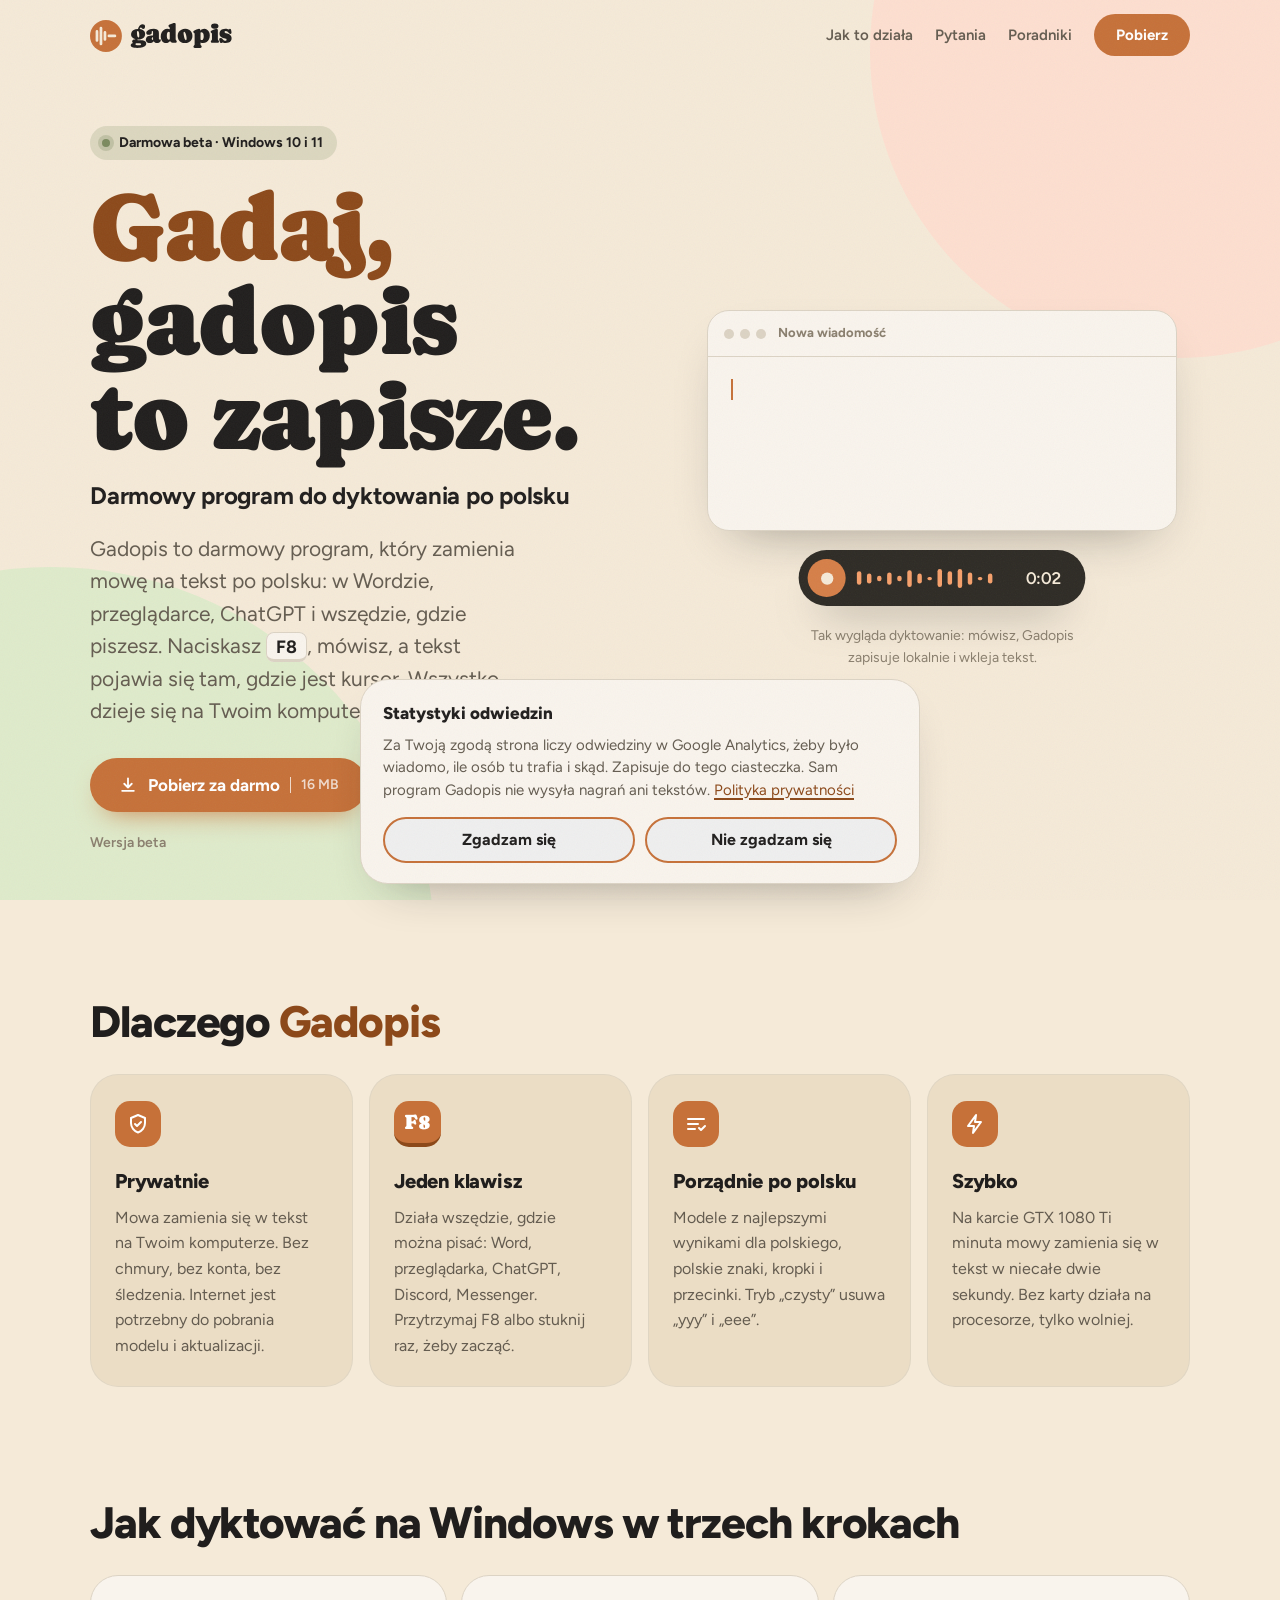
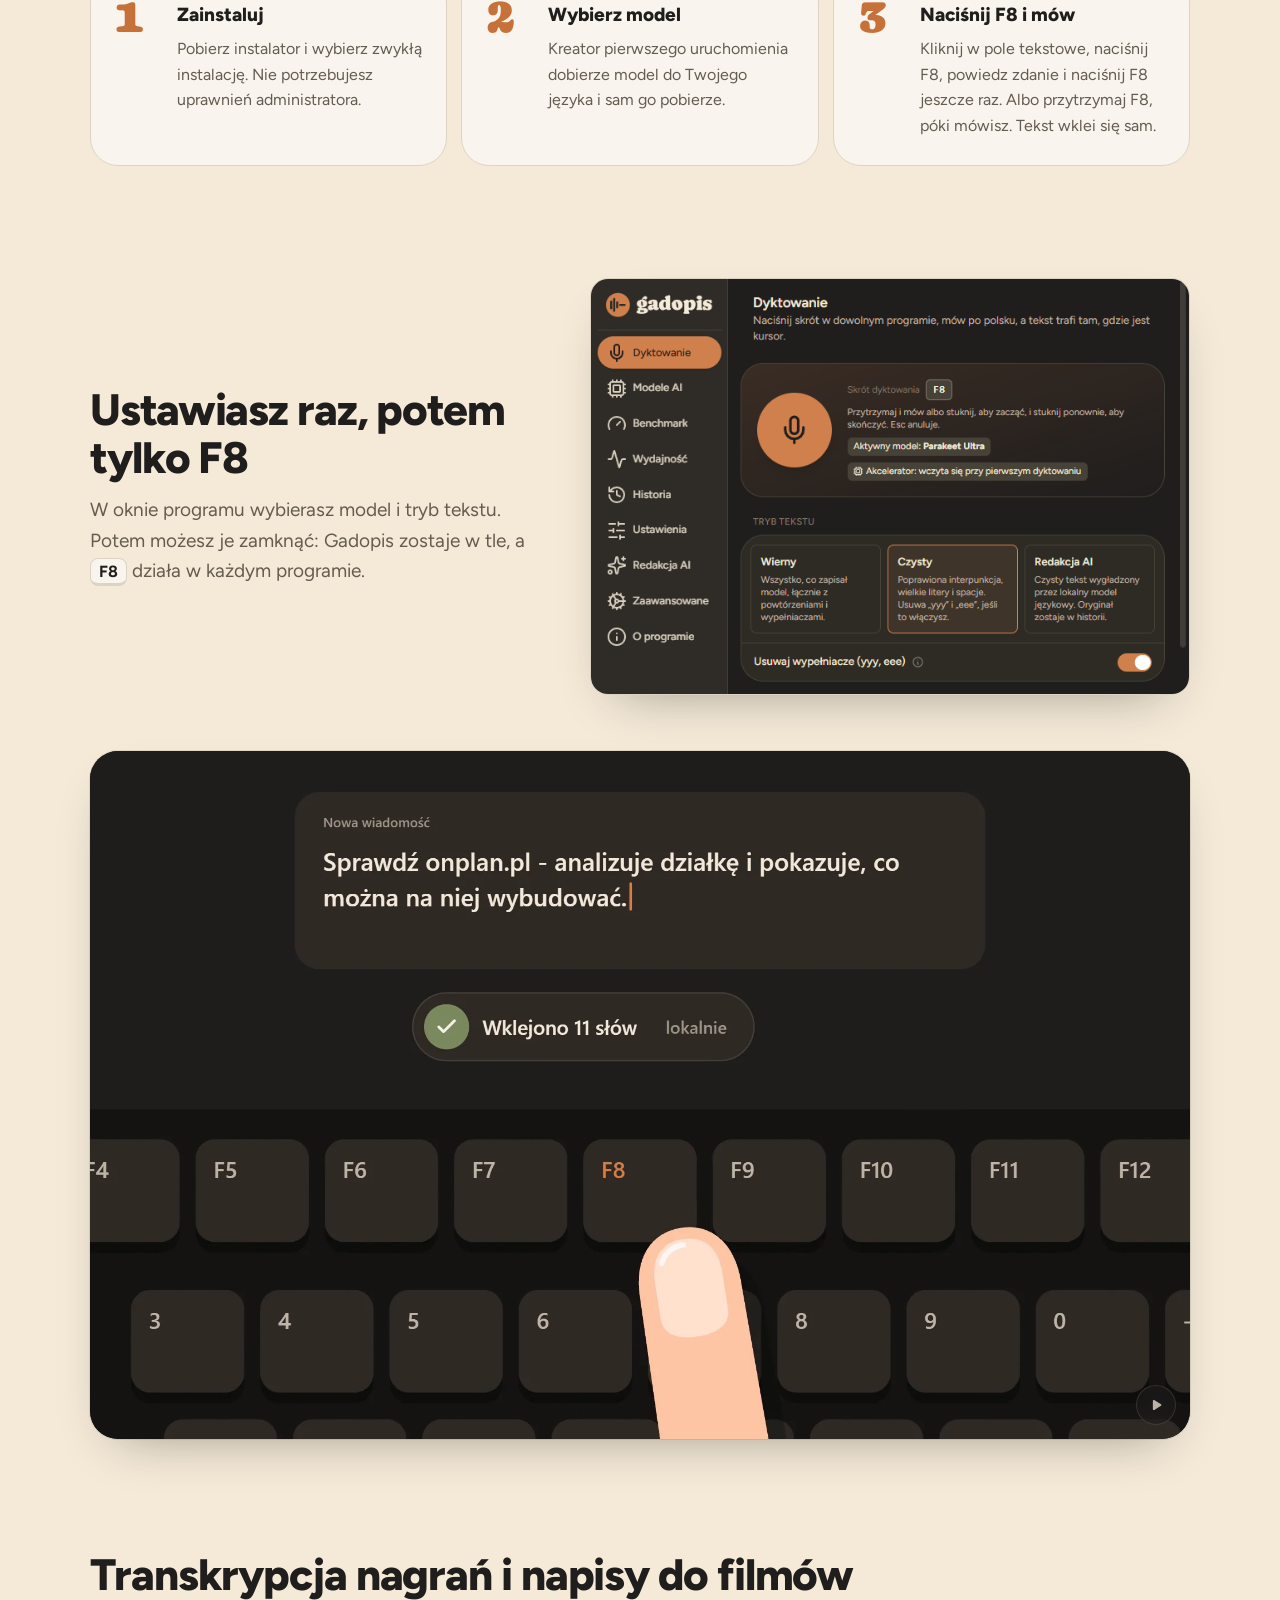
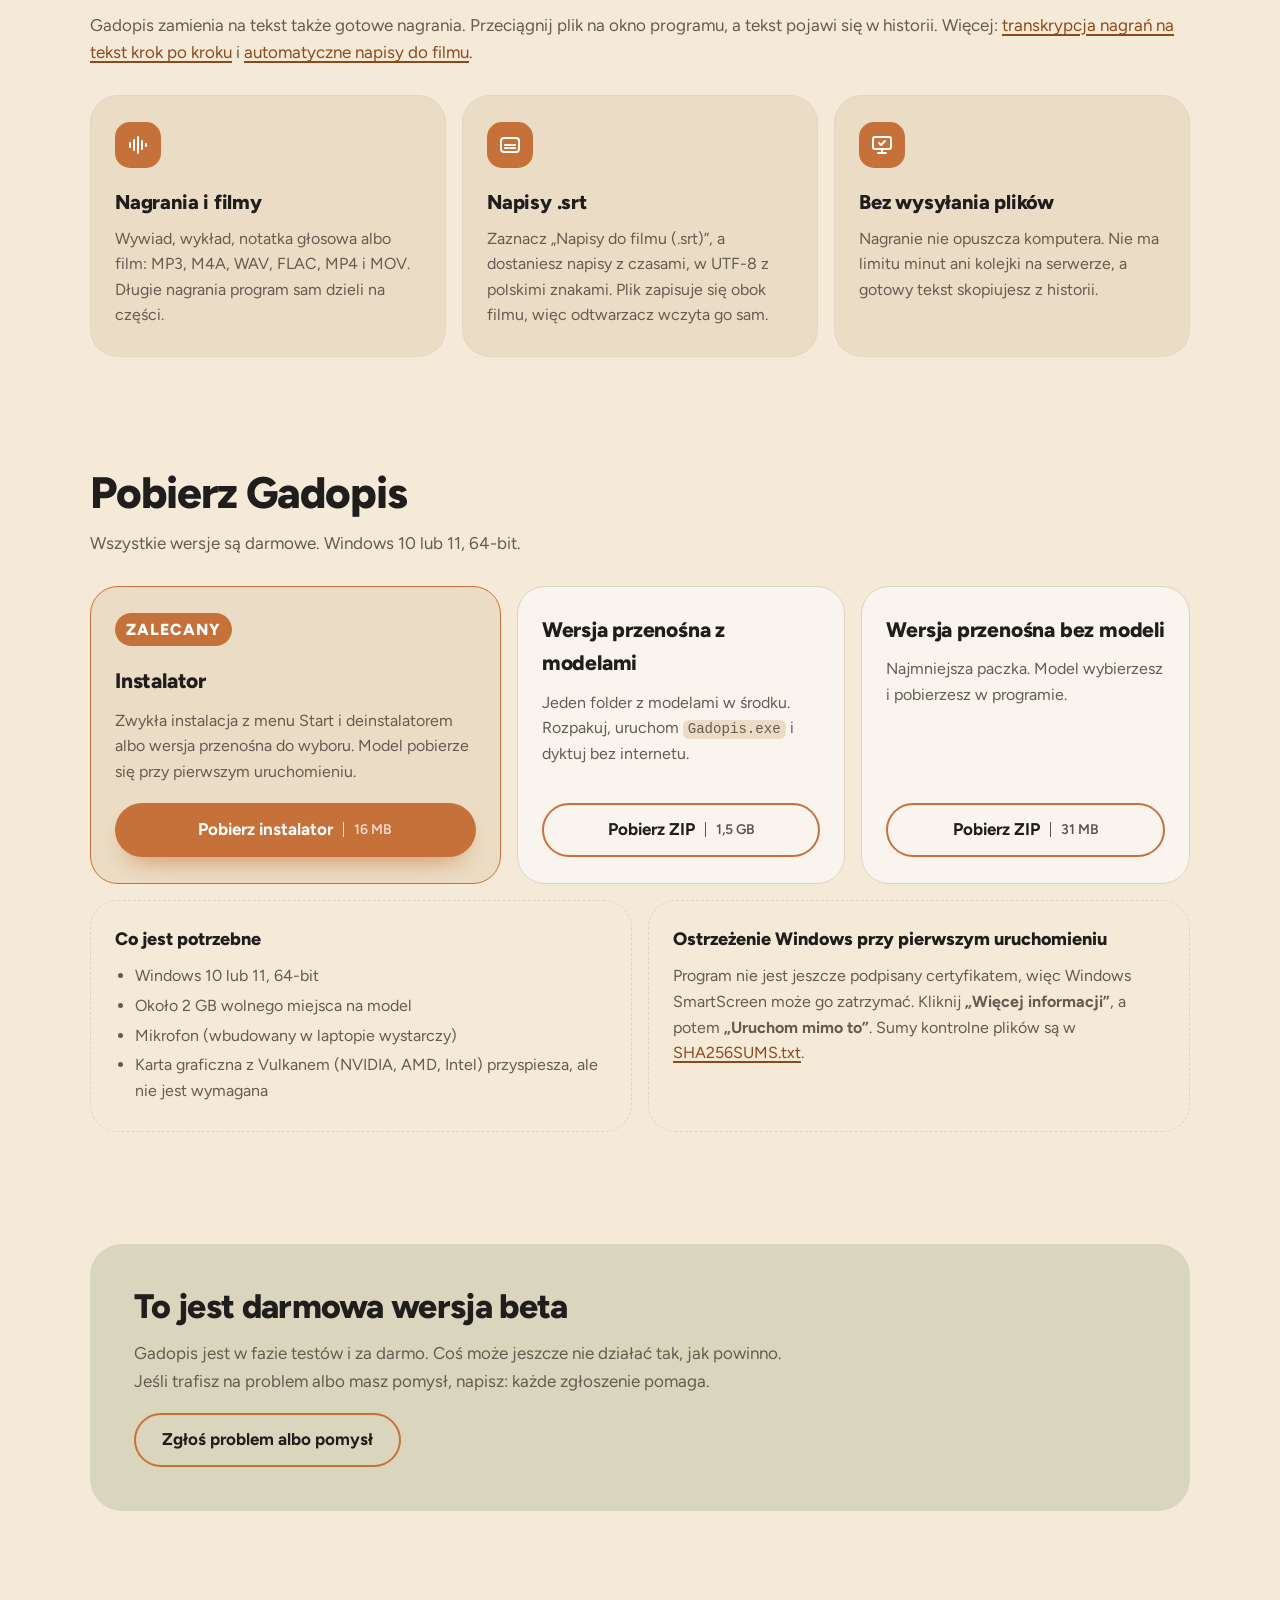
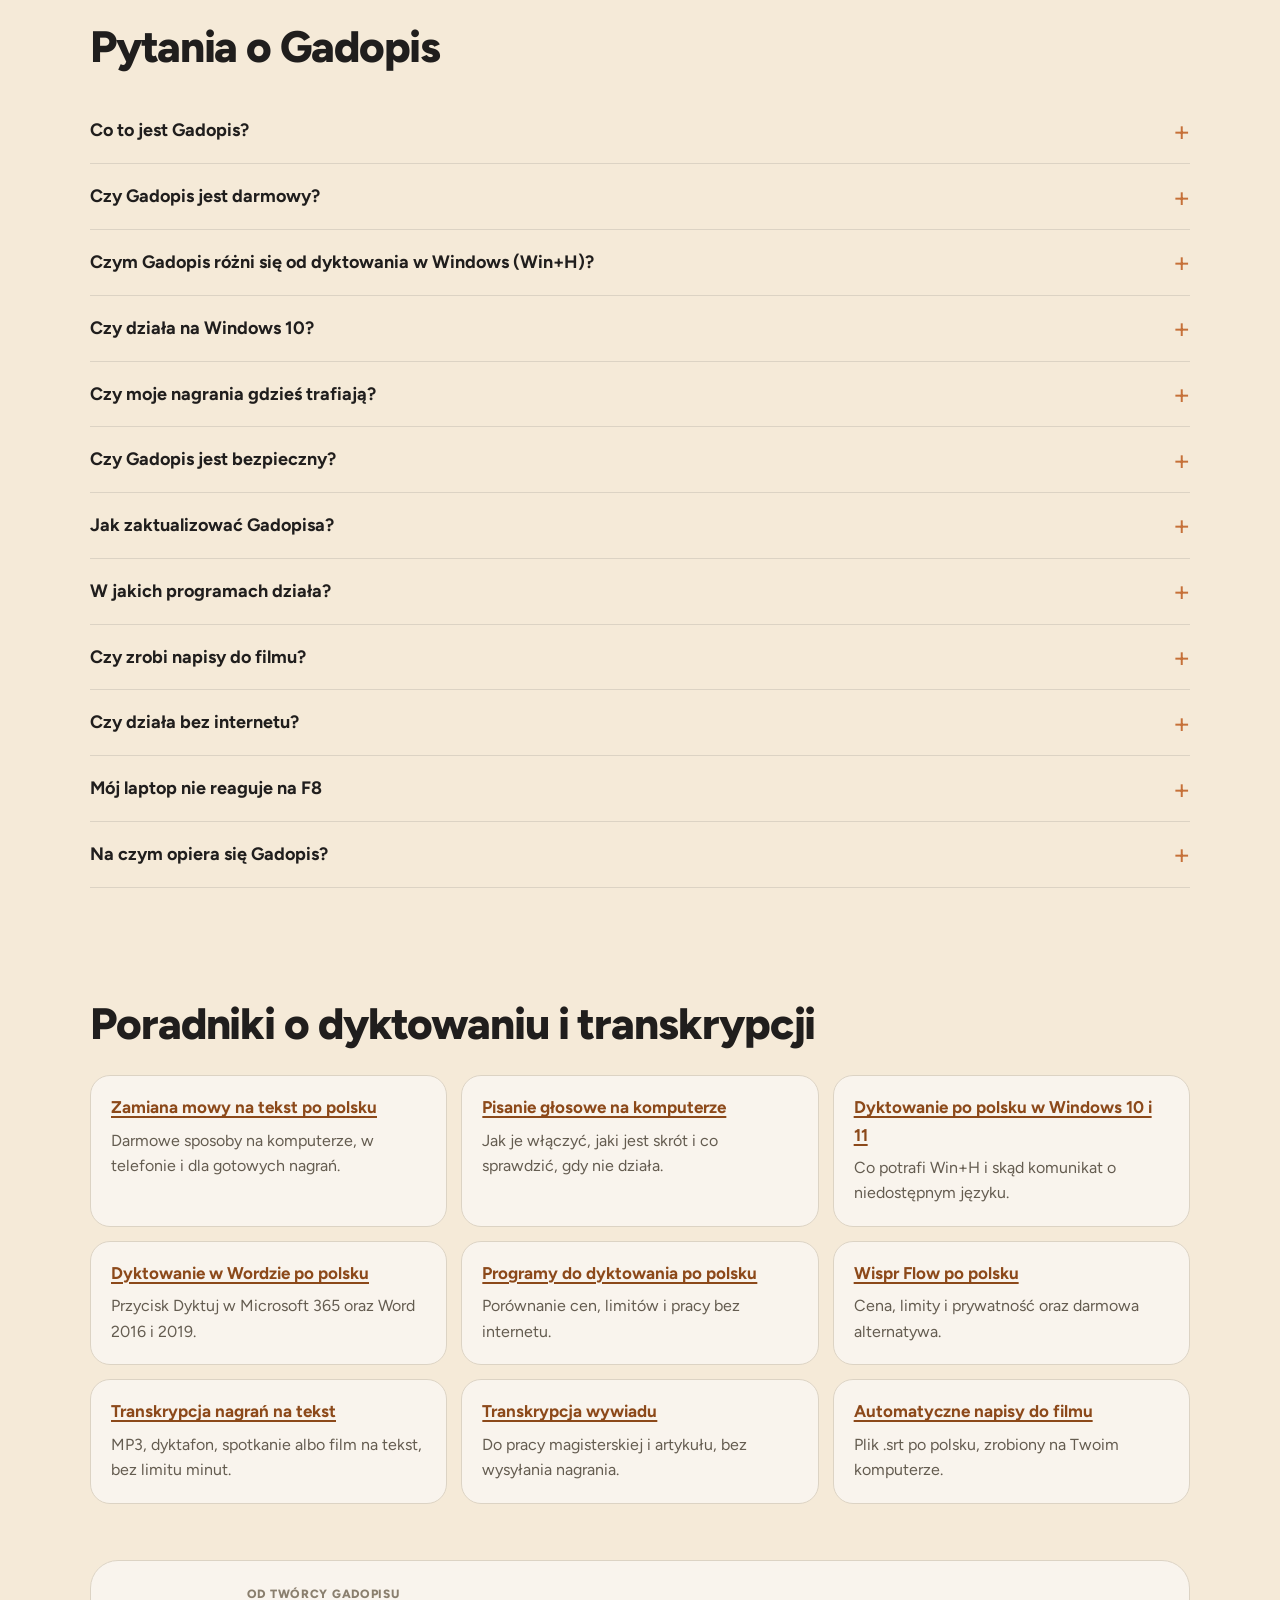
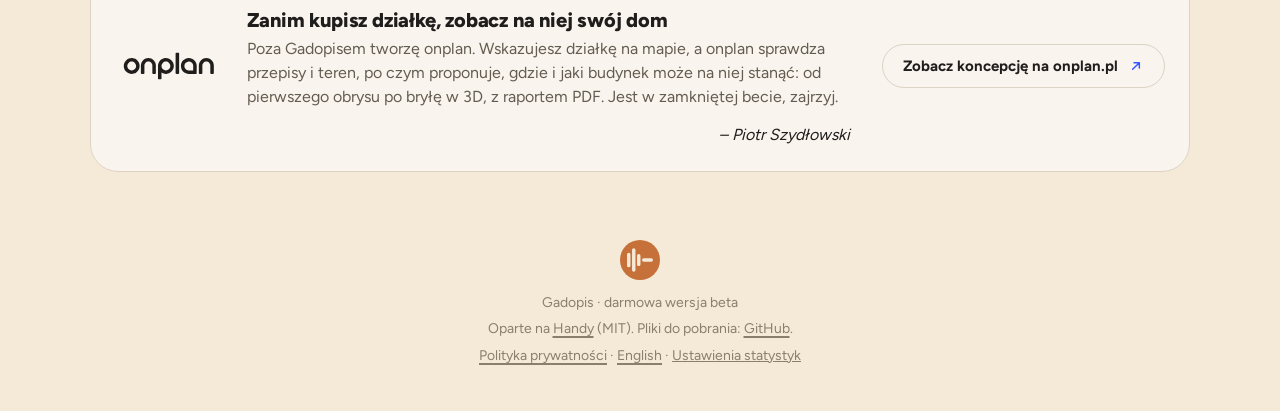
<file: site/index.html>
<!doctype html>
<html lang="pl">
  <head>
    <meta charset="utf-8" />
    <meta
      name="viewport"
      content="width=device-width, initial-scale=1, viewport-fit=cover"
    />
    <title>Gadopis: darmowy program do dyktowania po polsku (Windows)</title>
    <meta
      name="description"
      content="Gadopis zamienia mowę na tekst po polsku w każdym programie na Windows 10 i 11. Naciskasz F8 i mówisz. Za darmo, bez konta i bez chmury. Robi też napisy .srt."
    />
    <meta
      name="theme-color"
      content="#f5ead8"
      media="(prefers-color-scheme: light)"
    />
    <meta
      name="theme-color"
      content="#201e1d"
      media="(prefers-color-scheme: dark)"
    />
    <meta property="og:type" content="website" />
    <meta property="og:site_name" content="Gadopis" />
    <meta property="og:locale" content="pl_PL" />
    <meta property="og:title" content="Gadopis. Gadaj, gadopis to zapisze." />
    <meta
      property="og:description"
      content="Darmowe dyktowanie po polsku dla Windows 10 i 11. Działa na Twoim komputerze, bez chmury i bez konta."
    />
    <meta property="og:url" content="https://gadopis.pl/" />
    <meta
      property="og:image"
      content="https://gadopis.pl/assets/img/gadopis-podglad-to-zapisze.png"
    />
    <meta property="og:image:width" content="1280" />
    <meta property="og:image:height" content="640" />
    <meta
      property="og:image:alt"
      content="Logo gadopis i hasło „Gadaj, gadopis to zapisze.”: lokalna zamiana mowy na tekst na Windows 10 i 11"
    />
    <meta name="twitter:card" content="summary_large_image" />
    <link rel="canonical" href="https://gadopis.pl/" />
    <link rel="alternate" hreflang="pl" href="https://gadopis.pl/" />
    <link rel="alternate" hreflang="en" href="https://gadopis.pl/en" />
    <link rel="alternate" hreflang="x-default" href="https://gadopis.pl/" />
    <link rel="icon" href="/favicon.ico" sizes="48x48" />
    <link rel="icon" href="assets/img/favicon.svg" type="image/svg+xml" />
    <link
      rel="icon"
      href="assets/img/favicon-32.png"
      sizes="32x32"
      type="image/png"
    />
    <link rel="apple-touch-icon" href="assets/img/apple-touch-icon.png" />
    <link
      rel="preload"
      href="assets/fonts/Figtree-Variable.woff2"
      as="font"
      type="font/woff2"
      crossorigin
    />
    <link
      rel="preload"
      href="assets/fonts/Caprasimo-Regular.woff2"
      as="font"
      type="font/woff2"
      crossorigin
    />
    <link rel="stylesheet" href="styles.css" />
    <script src="app.js" defer></script>
    <script type="application/ld+json">
      {
        "@context": "https://schema.org",
        "@graph": [
          {
            "@type": "WebSite",
            "@id": "https://gadopis.pl/#strona",
            "url": "https://gadopis.pl/",
            "name": "Gadopis",
            "alternateName": "gadopis.pl",
            "inLanguage": "pl-PL",
            "publisher": { "@id": "https://gadopis.pl/#autor" }
          },
          {
            "@type": "SoftwareApplication",
            "@id": "https://gadopis.pl/#program",
            "name": "Gadopis",
            "url": "https://gadopis.pl/",
            "description": "Darmowy program do dyktowania po polsku dla Windows 10 i 11. Zamienia mowę na tekst w każdym programie i robi napisy do filmów. Działa na komputerze, bez chmury i bez konta.",
            "applicationCategory": "UtilitiesApplication",
            "operatingSystem": "Windows 10, Windows 11",
            "inLanguage": "pl",
            "isAccessibleForFree": true,
            "offers": {
              "@type": "Offer",
              "price": "0",
              "priceCurrency": "PLN"
            },
            "author": { "@id": "https://gadopis.pl/#autor" },
            "publisher": { "@id": "https://gadopis.pl/#autor" },
            "sameAs": ["https://github.com/szydlo84/gadopis-pobierz"],
            "isBasedOn": "https://github.com/cjpais/Handy",
            "downloadUrl": "https://github.com/szydlo84/gadopis-pobierz/releases/latest/download/Gadopis-Setup.exe",
            "screenshot": "https://gadopis.pl/assets/img/okno-dyktowanie.webp",
            "image": "https://gadopis.pl/assets/img/gadopis-podglad-to-zapisze.png"
          },
          {
            "@type": "Person",
            "@id": "https://gadopis.pl/#autor",
            "name": "Piotr Szydłowski",
            "sameAs": ["https://github.com/szydlo84"]
          }
        ]
      }
    </script>
  </head>
  <body>
    <a class="skip" href="#tresc">Przejdź do treści</a>
    <div class="blobs" aria-hidden="true">
      <span class="blob blob-peach"></span>
      <span class="blob blob-sage"></span>
    </div>

    <header class="top">
      <a class="brand" href="/" aria-label="Gadopis, strona główna">
        <svg class="logo" viewBox="0 0 285 69" aria-hidden="true">
          <g transform="translate(0 4.07)">
            <path
              class="logo-circle"
              d="M0 32A32 32 0 1 0 64 32A32 32 0 1 0 0 32Z"
            />
            <path
              class="logo-bars"
              d="M14 20.25H14A2.75 2.75 0 0 1 16.75 23V41A2.75 2.75 0 0 1 14 43.75H14A2.75 2.75 0 0 1 11.25 41V23A2.75 2.75 0 0 1 14 20.25ZM22 13.25H22A2.75 2.75 0 0 1 24.75 16V48A2.75 2.75 0 0 1 22 50.75H22A2.75 2.75 0 0 1 19.25 48V16A2.75 2.75 0 0 1 22 13.25ZM30 22.25H30A2.75 2.75 0 0 1 32.75 25V39A2.75 2.75 0 0 1 30 41.75H30A2.75 2.75 0 0 1 27.25 39V25A2.75 2.75 0 0 1 30 22.25ZM38 29.25H50A2.75 2.75 0 0 1 52.75 32V32A2.75 2.75 0 0 1 50 34.75H38A2.75 2.75 0 0 1 35.25 32V32A2.75 2.75 0 0 1 38 29.25Z"
            />
            <path
              class="logo-word"
              d="M112.85 47.61L112.85 47.61Q112.85 49.80 111.48 51.29Q110.11 52.78 107.93 53.70Q105.76 54.62 103.27 55.10Q100.78 55.57 98.47 55.74Q96.16 55.92 94.61 55.92L94.61 55.92Q93.55 55.92 91.93 55.85Q90.31 55.78 88.54 55.52Q86.77 55.26 85.23 54.69Q83.69 54.12 82.71 53.12Q81.74 52.12 81.74 50.59L81.74 50.59Q81.74 48.69 83.21 47.62Q84.69 46.55 86.77 46.03L86.77 46.03Q85.83 45.66 85.19 44.96Q84.56 44.26 84.56 43.07L84.56 43.07Q84.56 41.49 85.57 40.54Q86.59 39.59 88.16 39.11Q89.73 38.62 91.36 38.41L91.36 38.41Q89.02 37.85 86.97 36.72Q84.93 35.59 83.68 33.69Q82.42 31.79 82.42 28.99L82.42 28.99Q82.42 25.99 83.60 23.89Q84.77 21.80 86.75 20.49Q88.73 19.19 91.19 18.54Q93.66 17.89 96.24 17.81L96.24 17.81Q97.06 15.65 98.20 13.49Q99.35 11.33 101.13 9.88Q102.91 8.43 105.55 8.43L105.55 8.43Q107.71 8.43 109.12 9.69Q110.53 10.96 110.53 13.17L110.53 13.17Q110.53 14.97 109.65 16.43Q108.76 17.89 106.73 17.89L106.73 17.89Q105.31 17.89 104.55 17.17Q103.78 16.44 103.23 15.71Q102.67 14.97 101.91 14.97L101.91 14.97Q101.09 14.97 100.51 15.98Q99.93 17.00 99.59 17.92L99.59 17.92Q102.41 18.26 104.94 19.44Q107.47 20.61 109.07 22.75Q110.66 24.88 110.66 28.12L110.66 28.12Q110.66 31.00 109.49 33.07Q108.32 35.14 106.35 36.46Q104.39 37.77 101.95 38.39Q99.51 39.01 96.98 39.01L96.98 39.01Q96.16 39.01 95.37 38.96L95.37 38.96Q95.05 39.28 95.05 39.59L95.05 39.59Q95.05 40.12 95.83 40.35Q96.61 40.57 97.69 40.62Q98.77 40.67 99.73 40.65Q100.70 40.62 101.07 40.62L101.07 40.62Q102.96 40.62 105.02 40.79Q107.08 40.96 108.86 41.62Q110.64 42.28 111.74 43.69Q112.85 45.10 112.85 47.61ZM95.79 21.85L95.79 21.85Q95.03 21.85 94.71 22.48Q94.39 23.11 94.33 23.93Q94.26 24.75 94.26 25.28L94.26 25.28Q94.26 25.99 94.35 27.56Q94.45 29.13 94.74 30.84Q95.03 32.55 95.62 33.75Q96.21 34.95 97.24 34.95L97.24 34.95Q98.06 34.95 98.40 34.36Q98.75 33.77 98.81 32.98Q98.88 32.18 98.88 31.60L98.88 31.60Q98.88 30.84 98.80 29.24Q98.72 27.65 98.44 25.95Q98.17 24.25 97.53 23.05Q96.90 21.85 95.79 21.85ZM91.20 48.48L91.20 48.48Q91.20 49.30 92.01 49.77Q92.81 50.25 93.96 50.48Q95.11 50.72 96.16 50.79Q97.22 50.85 97.72 50.85L97.72 50.85Q98.30 50.85 99.47 50.68Q100.64 50.51 101.65 50.06Q102.65 49.61 102.65 48.77L102.65 48.77Q102.65 47.58 101.66 47.11Q100.67 46.63 99.43 46.55Q98.19 46.48 97.37 46.48L97.37 46.48Q96.16 46.48 94.95 46.53Q93.74 46.58 92.52 46.61L92.52 46.61Q91.97 47.00 91.59 47.48Q91.20 47.95 91.20 48.48ZM112.01 39.44L112.01 39.44Q112.01 37.01 113.14 35.39Q114.28 33.77 116.11 32.78Q117.94 31.79 120.08 31.37Q122.21 30.95 124.19 30.95L124.19 30.95Q124.77 30.95 125.38 30.96Q125.98 30.97 126.56 31.08L126.56 31.08L126.56 24.22Q126.56 23.56 126.29 22.69Q126.01 21.82 125.17 21.82L125.17 21.82Q124.35 21.82 124.15 22.49Q123.95 23.17 123.95 23.77L123.95 23.77Q123.95 24.04 123.97 24.31Q123.98 24.59 123.98 24.88L123.98 24.88Q123.98 27.60 122.11 28.69Q120.24 29.79 117.84 29.79L117.84 29.79Q115.83 29.79 114.36 28.89Q112.88 27.99 112.88 25.72L112.88 25.72Q112.88 24.83 113.23 23.98Q113.59 23.14 114.14 22.48L114.14 22.48Q115.75 20.53 118.19 19.50Q120.63 18.47 123.33 18.09Q126.04 17.71 128.41 17.71L128.41 17.71Q131.10 17.71 133.34 18.47Q135.58 19.24 136.93 21.02Q138.27 22.80 138.27 25.80L138.27 25.80L138.27 37.96Q138.27 38.41 138.48 38.75Q138.69 39.09 139.19 39.09L139.19 39.09Q139.59 39.09 139.87 38.84Q140.14 38.59 140.54 38.59L140.54 38.59Q141.30 38.59 141.69 39.12Q142.07 39.65 142.07 40.36L142.07 40.36Q142.07 42.20 140.95 43.54Q139.83 44.87 138.17 45.57Q136.50 46.26 134.82 46.26L134.82 46.26Q132.84 46.26 130.82 45.39Q128.80 44.52 128.04 42.68L128.04 42.68Q126.70 44.55 124.36 45.41Q122.03 46.26 119.79 46.26L119.79 46.26Q117.73 46.26 115.95 45.49Q114.17 44.71 113.09 43.18Q112.01 41.65 112.01 39.44ZM123.90 37.12L123.90 37.12Q123.90 38.17 124.40 39.11Q124.90 40.04 126.12 40.04L126.12 40.04Q126.35 40.04 126.56 39.99L126.56 39.99L126.56 34.53Q126.12 34.35 125.64 34.35L125.64 34.35Q124.64 34.35 124.27 35.34Q123.90 36.32 123.90 37.12ZM141.99 32.87L141.99 32.87Q141.99 28.86 143.55 25.40Q145.10 21.93 148.08 19.79Q151.06 17.66 155.36 17.66L155.36 17.66Q157.94 17.66 160.08 18.76L160.08 18.76L160.08 16.52Q160.08 15.36 159.69 14.78Q159.31 14.20 158.82 13.85Q158.34 13.49 157.95 13.06Q157.57 12.62 157.57 11.75L157.57 11.75Q157.57 10.67 158.22 10.10Q158.86 9.54 159.76 9.19L159.76 9.19L165.48 6.90Q166.48 6.48 167.54 6.16Q168.59 5.84 169.70 5.84L169.70 5.84Q170.78 5.84 171.35 6.60Q171.92 7.35 171.92 8.35L171.92 8.35L171.92 37.75Q171.92 39.04 172.10 39.54Q172.29 40.04 173.18 40.99L173.18 40.99Q173.71 41.54 173.92 41.93Q174.13 42.31 174.13 43.10L174.13 43.10Q174.13 44.23 173.39 44.87Q172.65 45.50 171.55 45.50L171.55 45.50L165.64 45.50Q164.16 45.50 162.81 44.59Q161.45 43.68 160.89 42.28L160.89 42.28Q159.29 44.02 157.24 45.14Q155.20 46.26 152.67 46.26L152.67 46.26Q149.98 46.26 147.96 45.09Q145.94 43.92 144.63 41.95Q143.31 39.99 142.65 37.62Q141.99 35.24 141.99 32.87ZM154.22 31.55L154.22 31.55Q154.22 32.50 154.37 33.83Q154.51 35.16 154.92 36.44Q155.33 37.72 156.14 38.58Q156.94 39.44 158.23 39.44L158.23 39.44Q159.23 39.44 160.08 38.75L160.08 38.75L160.08 24.67Q159.63 24.22 159.08 23.94Q158.52 23.67 157.86 23.67L157.86 23.67Q156.65 23.67 155.92 24.55Q155.20 25.43 154.83 26.74Q154.46 28.04 154.34 29.36Q154.22 30.68 154.22 31.55ZM191.03 17.66L191.03 17.66Q195.38 17.66 198.67 19.45Q201.95 21.24 203.80 24.49Q205.64 27.73 205.64 32.11L205.64 32.11Q205.64 36.40 203.61 39.58Q201.58 42.76 198.17 44.51Q194.75 46.26 190.59 46.26L190.59 46.26Q186.21 46.26 182.91 44.46Q179.62 42.65 177.78 39.37Q175.95 36.09 175.95 31.71L175.95 31.71Q175.95 27.44 178.01 24.27Q180.06 21.11 183.49 19.38Q186.92 17.66 191.03 17.66ZM192.54 40.44L192.54 40.44Q193.20 40.44 193.47 39.75Q193.75 39.07 193.83 38.24Q193.91 37.41 193.91 36.96L193.91 36.96Q193.91 35.45 193.67 33.96Q193.43 32.47 193.06 31.02L193.06 31.02Q192.93 30.44 192.56 29.22Q192.19 27.99 191.67 26.65Q191.14 25.30 190.51 24.35Q189.87 23.40 189.16 23.40L189.16 23.40Q188.55 23.40 188.28 24.09Q188.00 24.78 187.92 25.61Q187.84 26.44 187.84 26.86L187.84 26.86Q187.84 27.57 188.05 29.14Q188.26 30.71 188.67 32.63Q189.08 34.56 189.66 36.34Q190.24 38.12 190.97 39.28Q191.69 40.44 192.54 40.44ZM219.04 17.66L219.04 17.66Q220.57 17.66 220.95 18.75Q221.33 19.84 221.33 21.06L221.33 21.06Q221.33 21.22 221.33 21.35L221.33 21.35Q222.94 19.71 224.97 18.68Q227.00 17.66 229.50 17.66L229.50 17.66Q232.25 17.66 234.30 18.82Q236.36 19.98 237.72 21.90Q239.08 23.83 239.76 26.21Q240.45 28.60 240.45 31.05L240.45 31.05Q240.45 35.11 238.84 38.58Q237.23 42.05 234.18 44.16Q231.14 46.26 226.81 46.26L226.81 46.26Q224.07 46.26 221.86 45.13L221.86 45.13L221.86 47.98Q221.86 48.90 221.91 49.39Q221.96 49.88 222.23 50.29Q222.49 50.69 223.12 51.38L223.12 51.38Q223.62 51.91 223.86 52.33Q224.10 52.75 224.10 53.52L224.10 53.52Q224.10 54.65 223.36 55.28Q222.62 55.92 221.51 55.92L221.51 55.92L210.28 55.92Q209.15 55.92 208.41 55.31Q207.67 54.70 207.67 53.52L207.67 53.52Q207.67 52.57 208.03 52.09Q208.38 51.62 208.83 51.25Q209.28 50.88 209.64 50.27Q209.99 49.67 209.99 48.48L209.99 48.48L209.99 28.36Q209.99 27.15 209.60 26.56Q209.20 25.96 208.67 25.63Q208.15 25.30 207.75 24.88Q207.36 24.46 207.36 23.56L207.36 23.56Q207.36 22.56 208.05 21.95Q208.75 21.35 209.57 21.00L209.57 21.00L214.79 18.71Q215.79 18.26 216.86 17.96Q217.93 17.66 219.04 17.66ZM223.97 24.51L223.97 24.51Q222.83 24.51 221.86 25.28L221.86 25.28L221.86 39.20Q222.36 39.67 222.97 39.96Q223.57 40.25 224.31 40.25L224.31 40.25Q225.60 40.25 226.38 39.40Q227.16 38.54 227.57 37.25Q227.97 35.96 228.11 34.64Q228.24 33.32 228.24 32.37L228.24 32.37Q228.24 31.34 228.08 30.01Q227.92 28.68 227.47 27.43Q227.03 26.17 226.18 25.34Q225.34 24.51 223.97 24.51ZM254.37 17.66L254.37 17.66Q255.45 17.66 256.04 18.39Q256.64 19.13 256.64 20.16L256.64 20.16L256.64 37.56Q256.64 38.30 256.70 39.05Q256.77 39.80 257.30 40.36L257.30 40.36Q257.98 41.10 258.44 41.52Q258.90 41.94 258.90 43.10L258.90 43.10Q258.90 44.26 258.18 44.88Q257.45 45.50 256.32 45.50L256.32 45.50L245.11 45.50Q243.98 45.50 243.26 44.89Q242.53 44.29 242.53 43.10L242.53 43.10Q242.53 41.97 242.98 41.51Q243.43 41.04 244.14 40.36L244.14 40.36Q244.67 39.83 244.73 39.04Q244.80 38.25 244.80 37.56L244.80 37.56L244.80 28.36Q244.80 27.83 244.72 27.27Q244.64 26.70 244.27 26.30L244.27 26.30Q244.17 26.17 244.02 26.09Q243.88 26.01 243.77 25.91L243.77 25.91Q243.19 25.30 242.70 24.92Q242.21 24.54 242.21 23.56L242.21 23.56Q242.21 22.51 242.87 21.93Q243.53 21.35 244.43 21.00L244.43 21.00L250.12 18.71Q251.13 18.32 252.21 17.99Q253.29 17.66 254.37 17.66ZM250.41 17.55L250.41 17.55Q248.73 17.55 247.01 17.05Q245.30 16.55 244.15 15.38Q243.01 14.20 243.01 12.20L243.01 12.20Q243.01 10.19 244.17 9.05Q245.33 7.90 247.04 7.43Q248.75 6.95 250.41 6.95L250.41 6.95Q252.08 6.95 253.80 7.43Q255.53 7.90 256.70 9.05Q257.88 10.19 257.88 12.20L257.88 12.20Q257.88 14.23 256.72 15.40Q255.56 16.58 253.83 17.06Q252.10 17.55 250.41 17.55ZM272.43 22.17L272.43 22.17Q271.54 22.17 270.82 22.56Q270.11 22.96 270.11 23.98L270.11 23.98Q270.11 24.83 270.51 25.28Q270.90 25.72 271.64 26.04L271.64 26.04Q272.43 26.38 273.30 26.54Q274.17 26.70 274.99 26.88L274.99 26.88Q277.42 27.41 279.52 28.66Q281.63 29.92 282.94 31.88Q284.24 33.85 284.24 36.54L284.24 36.54Q284.24 40.15 282.61 42.28Q280.98 44.42 278.27 45.34Q275.57 46.26 272.35 46.26L272.35 46.26Q271.54 46.26 270.10 46.05Q268.66 45.84 267.98 45.47L267.98 45.47L267.95 45.47Q267.69 45.34 267.08 45.18Q266.47 45.03 266.18 45.03L266.18 45.03Q265.37 45.03 264.79 45.67Q264.21 46.32 263.36 46.32L263.36 46.32Q262.23 46.32 261.58 45.58Q260.94 44.84 260.61 43.83Q260.28 42.81 260.01 41.94L260.01 41.94Q259.83 41.20 259.59 40.48Q259.35 39.75 259.35 38.99L259.35 38.99Q259.35 37.62 260.09 36.77Q260.83 35.93 262.23 35.93L262.23 35.93Q263.60 35.93 264.50 36.52Q265.39 37.12 266.09 37.99Q266.79 38.86 267.51 39.74Q268.24 40.62 269.27 41.22Q270.30 41.81 271.85 41.81L271.85 41.81Q272.93 41.81 273.49 41.16Q274.04 40.52 274.04 39.49L274.04 39.49Q274.04 38.01 273.25 37.59Q272.46 37.17 271.22 36.93L271.22 36.93Q268.95 36.48 266.91 35.88Q264.86 35.27 263.30 34.21Q261.73 33.16 260.82 31.42Q259.91 29.68 259.91 26.94L259.91 26.94Q259.91 23.69 261.67 21.65Q263.44 19.61 266.17 18.63Q268.90 17.66 271.72 17.66L271.72 17.66Q272.80 17.66 273.84 17.74Q274.88 17.81 275.91 18.16L275.91 18.16Q276.04 18.18 276.53 18.37Q277.02 18.55 277.49 18.72Q277.97 18.90 277.97 18.90L277.97 18.90Q278.84 18.90 279.46 18.28Q280.08 17.66 280.95 17.66L280.95 17.66Q282.06 17.66 282.58 18.51Q283.11 19.37 283.33 20.50Q283.56 21.64 283.69 22.43L283.69 22.43Q283.80 23.04 283.90 23.65Q284.01 24.27 284.01 24.88L284.01 24.88Q284.01 25.94 283.52 26.87Q283.03 27.81 281.79 27.81L281.79 27.81Q280.55 27.81 279.60 26.95Q278.65 26.09 277.71 24.99Q276.76 23.88 275.52 23.02Q274.28 22.17 272.43 22.17Z"
            />
          </g>
        </svg>
      </a>
      <nav class="nav" aria-label="Główna">
        <a href="#jak">Jak to działa</a>
        <a href="#pytania">Pytania</a>
        <a href="#poradniki">Poradniki</a>
        <a class="btn btn-small" href="#pobierz">Pobierz</a>
      </nav>
    </header>

    <main id="tresc">
      <section class="hero">
        <div class="hero-copy">
          <p class="badge reveal">
            <span class="badge-dot"></span> Darmowa beta · Windows 10 i 11
          </p>
          <h1 class="display reveal">
            <span class="accent">Gadaj,</span><br />gadopis to&nbsp;zapisze.
            <span class="display-sub"
              >Darmowy program do dyktowania po&nbsp;polsku</span
            >
          </h1>
          <p class="lead reveal">
            Gadopis to darmowy program, który zamienia mowę na tekst po polsku:
            w Wordzie, przeglądarce, ChatGPT i wszędzie, gdzie piszesz.
            Naciskasz <kbd>F8</kbd>, mówisz, a tekst pojawia się tam, gdzie jest
            kursor. Wszystko dzieje się na Twoim komputerze.
          </p>
          <div class="cta reveal">
            <a
              class="btn btn-primary"
              data-asset="Gadopis-Setup.exe"
              href="https://github.com/szydlo84/gadopis-pobierz/releases/latest/download/Gadopis-Setup.exe"
            >
              <svg class="icon" viewBox="0 0 24 24" aria-hidden="true">
                <path d="M12 4v11m0 0-4.5-4.5M12 15l4.5-4.5M5 19h14" />
              </svg>
              Pobierz za darmo
              <span class="btn-note" data-size="Gadopis-Setup.exe">16 MB</span>
            </a>
            <a class="btn btn-ghost" href="#pobierz">Inne wersje</a>
          </div>
          <p class="stats reveal" aria-live="polite">
            <span class="release" data-release>Wersja beta</span>
            <span class="counter" data-counter hidden></span>
          </p>
        </div>

        <figure class="demo reveal" aria-label="Pokaz działania Gadopisu">
          <div class="note">
            <div class="note-bar">
              <span class="note-dots" aria-hidden="true"
                ><i></i><i></i><i></i
              ></span>
              <span class="note-title">Nowa wiadomość</span>
            </div>
            <p class="note-body">
              <span class="note-text" data-demo-text></span
              ><span class="caret" aria-hidden="true"></span>
            </p>
          </div>
          <div class="pill" data-demo-pill data-state="idle" aria-hidden="true">
            <span class="pill-circle"><i></i><i></i><i></i></span>
            <span class="pill-mid">
              <span class="pill-bars"
                ><i></i><i></i><i></i><i></i><i></i><i></i><i></i><i></i><i></i
                ><i></i><i></i><i></i><i></i><i></i
              ></span>
              <span class="pill-label" data-demo-label></span>
            </span>
            <span class="pill-side" data-demo-side></span>
          </div>
          <figcaption class="demo-caption">
            Tak wygląda dyktowanie: mówisz, Gadopis zapisuje lokalnie i wkleja
            tekst.
          </figcaption>
        </figure>
      </section>

      <section class="features" aria-labelledby="dlaczego">
        <h2 id="dlaczego" class="section-title">
          Dlaczego <span class="accent">Gadopis</span>
        </h2>
        <div class="feature-grid">
          <article class="feature">
            <svg class="feature-icon" viewBox="0 0 24 24" aria-hidden="true">
              <path
                d="M12 3 5 6v5c0 4.4 3 8.3 7 9.5 4-1.2 7-5.1 7-9.5V6l-7-3Z"
              />
              <path d="m9 12 2 2 4-4" />
            </svg>
            <h3>Prywatnie</h3>
            <p>
              Mowa zamienia się w tekst na Twoim komputerze. Bez chmury, bez
              konta, bez śledzenia. Internet jest potrzebny do pobrania modelu i
              aktualizacji.
            </p>
          </article>
          <article class="feature">
            <span class="feature-key" aria-hidden="true">F8</span>
            <h3>Jeden klawisz</h3>
            <p>
              Działa wszędzie, gdzie można pisać: Word, przeglądarka, ChatGPT,
              Discord, Messenger. Przytrzymaj F8 albo stuknij raz, żeby zacząć.
            </p>
          </article>
          <article class="feature">
            <svg class="feature-icon" viewBox="0 0 24 24" aria-hidden="true">
              <path d="M4 7h16M4 12h10M4 17h7" />
              <path d="m15 16 2 2 4-4" />
            </svg>
            <h3>Porządnie po polsku</h3>
            <p>
              Modele z najlepszymi wynikami dla polskiego, polskie znaki, kropki
              i przecinki. Tryb „czysty” usuwa „yyy” i „eee”.
            </p>
          </article>
          <article class="feature">
            <svg class="feature-icon" viewBox="0 0 24 24" aria-hidden="true">
              <path d="M13 3 5 14h6l-1 7 8-11h-6l1-7Z" />
            </svg>
            <h3>Szybko</h3>
            <p>
              Na karcie GTX 1080 Ti minuta mowy zamienia się w tekst w niecałe
              dwie sekundy. Bez karty działa na procesorze, tylko wolniej.
            </p>
          </article>
        </div>
      </section>

      <section id="jak" class="steps" aria-labelledby="jak-tytul">
        <h2 id="jak-tytul" class="section-title">
          Jak dyktować na Windows w trzech krokach
        </h2>
        <ol class="step-list">
          <li class="step">
            <span class="step-num" aria-hidden="true">1</span>
            <h3>Zainstaluj</h3>
            <p>
              Pobierz instalator i wybierz zwykłą instalację. Nie potrzebujesz
              uprawnień administratora.
            </p>
          </li>
          <li class="step">
            <span class="step-num" aria-hidden="true">2</span>
            <h3>Wybierz model</h3>
            <p>
              Kreator pierwszego uruchomienia dobierze model do Twojego języka
              i sam go pobierze.
            </p>
          </li>
          <li class="step">
            <span class="step-num" aria-hidden="true">3</span>
            <h3>Naciśnij F8 i mów</h3>
            <p>
              Kliknij w pole tekstowe, naciśnij F8, powiedz zdanie i naciśnij F8
              jeszcze raz. Albo przytrzymaj F8, póki mówisz. Tekst wklei się
              sam.
            </p>
          </li>
        </ol>
      </section>

      <section class="showcase" aria-labelledby="okno-tytul">
        <div class="showcase-copy">
          <h2 id="okno-tytul" class="section-title">
            Ustawiasz raz, potem tylko F8
          </h2>
          <p>
            W oknie programu wybierasz model i tryb tekstu. Potem możesz je
            zamknąć: Gadopis zostaje w tle, a <kbd>F8</kbd> działa w każdym
            programie.
          </p>
        </div>
        <figure class="showcase-shot">
          <img
            src="assets/img/okno-dyktowanie.webp"
            width="720"
            height="500"
            loading="lazy"
            alt="Okno Gadopisu w ciemnym motywie: zakładka Dyktowanie ze skrótem F8, aktywnym modelem i wyborem trybu tekstu."
          />
        </figure>
        <figure class="film">
          <video
            data-film
            width="1920"
            height="1200"
            muted
            loop
            playsinline
            controls
            preload="none"
            poster="assets/video/dyktowanie-f8.webp"
          >
            <source src="assets/video/dyktowanie-f8.mp4" type="video/mp4" />
          </video>
          <figcaption class="visually-hidden">
            Animacja: przytrzymanie klawisza F8 włącza nagrywanie, a po jego
            puszczeniu Gadopis wkleja podyktowane zdanie w pole nowej
            wiadomości.
          </figcaption>
          <button
            class="film-toggle"
            type="button"
            data-film-toggle
            aria-label="Odtwórz animację"
            hidden
          >
            <svg class="film-pause" viewBox="0 0 24 24" aria-hidden="true">
              <rect x="6.5" y="5.5" width="4" height="13" rx="1.4" />
              <rect x="13.5" y="5.5" width="4" height="13" rx="1.4" />
            </svg>
            <svg class="film-play" viewBox="0 0 24 24" aria-hidden="true">
              <path d="M9 6.5v11l9-5.5Z" />
            </svg>
          </button>
        </figure>
      </section>

      <section id="nagrania" class="files" aria-labelledby="nagrania-tytul">
        <h2 id="nagrania-tytul" class="section-title">
          Transkrypcja nagrań i napisy do filmów
        </h2>
        <p class="section-lead">
          Gadopis zamienia na tekst także gotowe nagrania. Przeciągnij plik na
          okno programu, a tekst pojawi się w historii. Więcej:
          <a href="/transkrypcja-nagran"
            >transkrypcja nagrań na tekst krok po kroku</a
          >
          i <a href="/napisy-do-filmu">automatyczne napisy do filmu</a>.
        </p>
        <div class="feature-grid feature-grid-3">
          <article class="feature">
            <svg class="feature-icon" viewBox="0 0 24 24" aria-hidden="true">
              <path d="M4 10v4M8 7v10M12 4v16M16 8v8M20 11v2" />
            </svg>
            <h3>Nagrania i filmy</h3>
            <p>
              Wywiad, wykład, notatka głosowa albo film: MP3, M4A, WAV, FLAC,
              MP4 i MOV. Długie nagrania program sam dzieli na części.
            </p>
          </article>
          <article class="feature">
            <svg class="feature-icon" viewBox="0 0 24 24" aria-hidden="true">
              <rect x="3" y="5" width="18" height="14" rx="3" />
              <path d="M7 12h6M15 12h2M7 15h3M12 15h5" />
            </svg>
            <h3>Napisy .srt</h3>
            <p>
              Zaznacz „Napisy do filmu (.srt)”, a dostaniesz napisy z czasami, w
              UTF-8 z polskimi znakami. Plik zapisuje się obok filmu, więc
              odtwarzacz wczyta go sam.
            </p>
          </article>
          <article class="feature">
            <svg class="feature-icon" viewBox="0 0 24 24" aria-hidden="true">
              <rect x="3" y="4" width="18" height="12" rx="2" />
              <path d="M8 20h8M12 16v4" />
              <path d="m9 10 2 2 4-4" />
            </svg>
            <h3>Bez wysyłania plików</h3>
            <p>
              Nagranie nie opuszcza komputera. Nie ma limitu minut ani kolejki
              na serwerze, a gotowy tekst skopiujesz z historii.
            </p>
          </article>
        </div>
      </section>

      <section id="pobierz" class="download" aria-labelledby="pobierz-tytul">
        <h2 id="pobierz-tytul" class="section-title">Pobierz Gadopis</h2>
        <p class="section-lead">
          Wszystkie wersje są darmowe. Windows 10 lub 11, 64-bit.
        </p>
        <div class="download-grid">
          <article class="dl dl-main">
            <p class="dl-tag">Zalecany</p>
            <h3>Instalator</h3>
            <p>
              Zwykła instalacja z menu Start i deinstalatorem albo wersja
              przenośna do wyboru. Model pobierze się przy pierwszym
              uruchomieniu.
            </p>
            <a
              class="btn btn-primary"
              data-asset="Gadopis-Setup.exe"
              href="https://github.com/szydlo84/gadopis-pobierz/releases/latest/download/Gadopis-Setup.exe"
              >Pobierz instalator
              <span class="btn-note" data-size="Gadopis-Setup.exe"
                >16 MB</span
              ></a
            >
          </article>
          <article class="dl">
            <h3>Wersja przenośna z modelami</h3>
            <p>
              Jeden folder z modelami w środku. Rozpakuj, uruchom
              <code>Gadopis.exe</code> i dyktuj bez internetu.
            </p>
            <a
              class="btn btn-outline"
              data-asset="Gadopis-Portable-Full.zip"
              href="https://github.com/szydlo84/gadopis-pobierz/releases/latest/download/Gadopis-Portable-Full.zip"
              >Pobierz ZIP
              <span class="btn-note" data-size="Gadopis-Portable-Full.zip"
                >1,5 GB</span
              ></a
            >
          </article>
          <article class="dl">
            <h3>Wersja przenośna bez modeli</h3>
            <p>
              Najmniejsza paczka. Model wybierzesz i pobierzesz w programie.
            </p>
            <a
              class="btn btn-outline"
              data-asset="Gadopis-Portable.zip"
              href="https://github.com/szydlo84/gadopis-pobierz/releases/latest/download/Gadopis-Portable.zip"
              >Pobierz ZIP
              <span class="btn-note" data-size="Gadopis-Portable.zip"
                >31 MB</span
              ></a
            >
          </article>
        </div>

        <div class="notes">
          <div class="note-card">
            <h3>Co jest potrzebne</h3>
            <ul>
              <li>Windows 10 lub 11, 64-bit</li>
              <li>Około 2 GB wolnego miejsca na model</li>
              <li>Mikrofon (wbudowany w laptopie wystarczy)</li>
              <li>
                Karta graficzna z Vulkanem (NVIDIA, AMD, Intel) przyspiesza, ale
                nie jest wymagana
              </li>
            </ul>
          </div>
          <div class="note-card">
            <h3>Ostrzeżenie Windows przy pierwszym uruchomieniu</h3>
            <p>
              Program nie jest jeszcze podpisany certyfikatem, więc Windows
              SmartScreen może go zatrzymać. Kliknij
              <strong>„Więcej informacji”</strong>, a potem
              <strong>„Uruchom mimo to”</strong>. Sumy kontrolne plików są w
              <a
                href="https://github.com/szydlo84/gadopis-pobierz/releases/latest/download/SHA256SUMS.txt"
                >SHA256SUMS.txt</a
              >.
            </p>
          </div>
        </div>
      </section>

      <section class="beta" aria-labelledby="beta-tytul">
        <div class="beta-card">
          <h2 id="beta-tytul">To jest darmowa wersja beta</h2>
          <p>
            Gadopis jest w fazie testów i za darmo. Coś może jeszcze nie działać
            tak, jak powinno. Jeśli trafisz na problem albo masz pomysł, napisz:
            każde zgłoszenie pomaga.
          </p>
          <a
            class="btn btn-outline"
            href="https://github.com/szydlo84/gadopis-pobierz/issues"
            >Zgłoś problem albo pomysł</a
          >
        </div>
      </section>

      <section id="pytania" class="faq" aria-labelledby="pytania-tytul">
        <h2 id="pytania-tytul" class="section-title">Pytania o Gadopis</h2>
        <details>
          <summary>Co to jest Gadopis?</summary>
          <p>
            Gadopis to darmowy program na Windows 10 i 11, który zamienia mowę
            na tekst po polsku. Dyktujesz w dowolnym programie, a gotowe
            nagrania i filmy zamieniasz na tekst i napisy. Mowę rozpoznaje Twój
            komputer, więc nie potrzebujesz chmury ani konta.
          </p>
        </details>
        <details>
          <summary>Czy Gadopis jest darmowy?</summary>
          <p>
            Tak. Wersja beta jest całkowicie darmowa, bez konta i bez reklam. Na
            dole tej strony i w zakładce O programie jest tylko odnośnik do
            innego projektu autora.
          </p>
        </details>
        <details>
          <summary>
            Czym Gadopis różni się od dyktowania w Windows (Win+H)?
          </summary>
          <p>
            Dyktowanie w Windows 11 zna polski, ale działa tylko z internetem:
            mowa trafia do usług Microsoftu. Windows 10 nie dyktuje po polsku
            wcale. Gadopis rozpoznaje mowę na Twoim komputerze, także bez
            internetu, w Windows 10 i 11. Porównanie z innymi programami:
            <a href="/programy-do-dyktowania"
              >programy do dyktowania po polsku</a
            >.
          </p>
        </details>
        <details>
          <summary>Czy działa na Windows 10?</summary>
          <p>
            Tak, na Windows 10 i 11 w wersji 64-bitowej. Na Windows 10 to prosty
            sposób na dyktowanie po polsku, bo wbudowane dyktowanie tego systemu
            nie obsługuje polskiego. Szczegóły i porównanie:
            <a href="/dyktowanie-windows-10"
              >dyktowanie po polsku w Windows 10 i 11</a
            >.
          </p>
        </details>
        <details>
          <summary>Czy moje nagrania gdzieś trafiają?</summary>
          <p>
            Nie. Rozpoznawanie mowy działa na Twoim komputerze. Program łączy
            się z internetem, gdy pobierasz model albo aktualizację, i raz
            dziennie sprawdza na GitHubie, czy jest nowa wersja (można to
            wyłączyć). Nie ma telemetrii. Historię dyktowania możesz wyłączyć
            albo usunąć jednym przyciskiem.
          </p>
        </details>
        <details>
          <summary>Czy Gadopis jest bezpieczny?</summary>
          <p>
            Program działa na Twoim komputerze i nie wysyła nagrań. Opiera się
            na otwartym projekcie Handy, a pliki pobierasz prosto z GitHuba. Ich
            sumy kontrolne są w SHA256SUMS.txt. Program nie jest jeszcze
            podpisany certyfikatem, dlatego przy pierwszym uruchomieniu Windows
            może pokazać ostrzeżenie SmartScreen.
          </p>
        </details>
        <details>
          <summary>Jak zaktualizować Gadopisa?</summary>
          <p>
            Program sam sprawdza, czy jest nowa wersja. Gdy jest, na dole okna
            pojawi się „Zaktualizuj do …”: kliknij, potwierdź i po chwili
            Gadopis uruchomi się w nowej wersji.
          </p>
        </details>
        <details>
          <summary>W jakich programach działa?</summary>
          <p>
            Wszędzie, gdzie można wpisać tekst: Word, przeglądarka, ChatGPT,
            Discord, Messenger, Teams, VS Code. Wyjątek to okna uruchomione jako
            administrator: tam Windows nie pozwala wkleić tekstu, ale znajdziesz
            go w historii programu. W Wordzie działa w każdej wersji, także 2016
            i 2019:
            <a href="/dyktowanie-w-wordzie">dyktowanie w Wordzie po polsku</a>.
          </p>
        </details>
        <details>
          <summary>Czy zrobi napisy do filmu?</summary>
          <p>
            Tak. W zakładce Historia zaznacz „Napisy do filmu (.srt)” i
            przeciągnij film na okno programu. Po transkrypcji kliknij ikonę
            napisów przy wpisie: plik .srt zapisze się obok filmu, więc
            odtwarzacz wczyta go sam.
          </p>
        </details>
        <details>
          <summary>Czy działa bez internetu?</summary>
          <p>
            Tak, po pobraniu modelu. Wersja przenośna z modelami działa bez
            internetu od pierwszego uruchomienia.
          </p>
        </details>
        <details>
          <summary>Mój laptop nie reaguje na F8</summary>
          <p>
            Na wielu laptopach F8 to klawisz multimedialny. Naciśnij Fn+F8 albo
            zmień skrót w ustawieniach programu.
          </p>
        </details>
        <details>
          <summary>Na czym opiera się Gadopis?</summary>
          <p>
            Na otwartym projekcie
            <a href="https://github.com/cjpais/Handy">Handy</a> (licencja MIT) i
            silniku transcribe.cpp. Modele mowy pochodzą od OpenAI (Whisper) i
            NVIDIA (Parakeet). Licencje są w folderze LICENSES w każdej paczce.
          </p>
        </details>
      </section>

      <section id="poradniki" class="guides" aria-labelledby="poradniki-tytul">
        <h2 id="poradniki-tytul" class="section-title">
          Poradniki o dyktowaniu i transkrypcji
        </h2>
        <ul class="guide-list">
          <li>
            <a href="/zamiana-mowy-na-tekst">Zamiana mowy na tekst po polsku</a>
            <p>
              Darmowe sposoby na komputerze, w telefonie i dla gotowych nagrań.
            </p>
          </li>
          <li>
            <a href="/pisanie-glosowe-na-komputerze"
              >Pisanie głosowe na komputerze</a
            >
            <p>
              Jak je włączyć, jaki jest skrót i co sprawdzić, gdy nie działa.
            </p>
          </li>
          <li>
            <a href="/dyktowanie-windows-10"
              >Dyktowanie po polsku w Windows 10 i 11</a
            >
            <p>Co potrafi Win+H i skąd komunikat o niedostępnym języku.</p>
          </li>
          <li>
            <a href="/dyktowanie-w-wordzie">Dyktowanie w Wordzie po polsku</a>
            <p>Przycisk Dyktuj w Microsoft 365 oraz Word 2016 i 2019.</p>
          </li>
          <li>
            <a href="/programy-do-dyktowania"
              >Programy do dyktowania po polsku</a
            >
            <p>Porównanie cen, limitów i pracy bez internetu.</p>
          </li>
          <li>
            <a href="/wispr-flow-po-polsku">Wispr Flow po polsku</a>
            <p>Cena, limity i prywatność oraz darmowa alternatywa.</p>
          </li>
          <li>
            <a href="/transkrypcja-nagran">Transkrypcja nagrań na tekst</a>
            <p>
              MP3, dyktafon, spotkanie albo film na tekst, bez limitu minut.
            </p>
          </li>
          <li>
            <a href="/transkrypcja-wywiadu">Transkrypcja wywiadu</a>
            <p>Do pracy magisterskiej i artykułu, bez wysyłania nagrania.</p>
          </li>
          <li>
            <a href="/napisy-do-filmu">Automatyczne napisy do filmu</a>
            <p>Plik .srt po polsku, zrobiony na Twoim komputerze.</p>
          </li>
        </ul>
      </section>

      <section class="author" aria-labelledby="autor-tytul">
        <div class="author-card">
          <div class="author-head">
            <svg
              class="author-logo"
              viewBox="57.07 189.99 704.31 215.21"
              fill="currentColor"
              role="img"
              aria-label="onplan"
            >
              <path
                d="M755.3 294.2c-.1-6.8-1.2-14.1-4.1-21.2c-2.8-7.1-7.4-14.1-13-19.6c-11-11.2-25.7-16.8-40.5-16.8c-14.7 0-29.5 5.6-40.5 16.8c-5.5 5.6-10.1 12.5-13 19.6c-2.9 7-4 14.2-4.1 21.4c0 2.3 0 4.7.1 7.1c0 2.4 0 4.9 0 7.4c0 4.9 0 9.8 0 14.7c0 4.9 0 9.8 0 14.7c-.1 5-.1 9.9.1 14.7c0 .7 0 1.4.2 2.1c.3.6.7 1.3 1.2 1.8c.6.5 1.2 1 1.9 1.2c.6.3 1.3.3 2 .4c1.3 0 2.7 0 4 0c1.4 0 2.8 0 4.1 0c1.4 0 2.7 0 4.1 0c1.3 0 2.7 0 4 0c.7-.1 1.4-.1 2-.4c.7-.2 1.3-.7 1.9-1.2c.5-.5.9-1.2 1.2-1.8c.2-.7.2-1.4.2-2.1c.2-4.8.2-9.7.1-14.7c0-4.9 0-9.8 0-14.7c.1-4.9.1-9.7 0-14.7c0-5-.1-10.2 0-14.1c.1-5.9.7-8.5 2.2-11.9c1.4-3.3 3.8-7.2 6.8-10.3c3-3.1 6.6-5.3 10.3-6.8c3.7-1.4 7.5-2.1 11.2-2.1c3.8 0 7.5.7 11.2 2.1c3.7 1.5 7.4 3.7 10.4 6.8c2.9 3.1 5.3 7 6.7 10.3c1.5 3.4 2.1 6 2.2 11.9c.1 3.9 0 9.1 0 14.1c-.1 5 0 9.8 0 14.7c0 4.9 0 9.8 0 14.7c0 5-.1 9.9.1 14.7c0 .7 0 1.4.3 2.1c.2.6.6 1.3 1.2 1.8c.5.5 1.1 1 1.8 1.2c.7.3 1.3.3 2 .4c1.3 0 2.7 0 4.1 0c1.3 0 2.7 0 4 0c1.4 0 2.7 0 4.1 0c1.3 0 2.7 0 4 0c.7-.1 1.4-.1 2-.4c.7-.2 1.3-.7 1.9-1.2c.5-.5 1-1.2 1.2-1.8c.2-.7.2-1.4.3-2.1c.1-4.8.1-9.7.1-14.7c-.1-4.9 0-9.8 0-14.7c0-9.8 0-19.6 0-29.4z"
              />
              <path
                d="M466.8 196c-1.2 0-2.7.5-3.8 1.6c-.5.5-.9 1.1-1.2 1.8c-.1.3-.2.7-.3 1c0 .4-.1.7-.1 1.1c0 6.2 0 12.5 0 18.9c0 6.3 0 12.6 0 18.9c0 12.7 0 25.3 0 37.9c0 12.7 0 25.3 0 38c0 6.3 0 12.6 0 18.9c0 6.3 0 12.7 0 18.9c0 .4.1.7.1 1.1c.1.3.2.6.3 1c.3.6.7 1.3 1.2 1.8c.5.5 1.2 1 1.8 1.2c.7.3 1.4.3 2 .4c1.4 0 2.7 0 4.1 0c1.4 0 2.7 0 4.1 0c1.3 0 2.7 0 4 0c1.4 0 2.8 0 4.1 0c.6-.1 1.3-.1 2-.4c.6-.2 1.3-.7 1.8-1.2c.5-.5.9-1.2 1.2-1.8c.2-.4.3-.7.3-1c.1-.4.1-.7.1-1.1c0-6.2 0-12.6 0-18.9c0-6.3 0-12.6 0-18.9c0-12.7 0-25.3 0-38c0-12.6 0-25.2 0-37.9c0-6.3 0-12.6 0-18.9c0-6.4 0-12.7 0-18.9c0-.4 0-.7-.1-1.1c0-.3-.1-.7-.3-1c-.3-.7-.7-1.3-1.2-1.8c-.5-.6-1.2-1-1.8-1.2c-.7-.3-1.4-.3-2-.4c-1.3-.1-2.7 0-4.1 0c-1.3 0-2.7 0-4 0c-2.7 0-5.5 0-8.2 0z"
              />
              <path
                d="M353.1 348.2c10.1 7.1 24.6 11 38.3 10.1c13.7-.9 26.6-6.5 36.5-15.6c9.8-9.1 16.8-21.5 19.1-34.7c2.3-13.3 0-27.3-6.3-39.2c-6.4-11.8-16.8-21.5-29.1-27c-12.3-5.4-26.5-6.5-39.5-3.4c-12.9 3.2-24.6 10.6-33.1 21.6c-4.3 5.5-7.7 11.8-9.9 18.3c-1.1 3.2-1.9 6.5-2.3 9.7c-.5 3.2-.7 6.3-.8 9.6c-.1 3.9 0 7.9 0 12c0 4 0 8 0 12c0 8 0 16 0 24c0 8 0 16 0 24.1c0 8-.1 16 .1 23.9c0 .7.1 1.4.3 2.1c.2.7.6 1.3 1.2 1.8c.5.6 1.2 1 1.8 1.2c.7.3 1.3.3 2 .4c1.3.1 2.7 0 4.1 0c1.3 0 2.7 0 4 0c1.4 0 2.7 0 4.1 0c1.4 0 2.7.1 4.1 0c.6-.1 1.3-.1 2-.4c.6-.2 1.3-.6 1.8-1.2c.5-.5 1-1.1 1.2-1.8c.2-.7.3-1.4.3-2.1c.2-3.7.1-7.5.1-11.3c0-3.8 0-7.6 0-11.3c0-7.6 0-15.2 0-22.8zm33.8-84.5c7.9-.3 17.5 3.6 24 9.9c6.5 6.3 10 15.1 9.9 24c-.1 8.8-3.7 17.6-9.9 23.9c-6.3 6.2-15.1 9.9-24 9.9c-8.8 0-17.7-3.7-23.9-9.9c-6.2-6.3-9.8-15.1-9.9-23.9c-.1-8.9 3.4-17.7 9.9-24c6.5-6.3 16.1-10.2 23.9-9.9z"
              />
              <path
                d="M623.9 298.3c.3-11.2-3.3-23.8-9.9-34c-6.5-10.2-16.1-18.1-27-22.8c-11-4.6-23.4-6-35.2-3.9c-11.8 2.2-22.8 8-31.4 16.4c-8.6 8.3-14.6 19.2-17 31c-2.5 11.7-1.4 24.2 3 35.2c4.4 11 11.9 20.6 22.1 27.6c5 3.4 10.8 6.2 16.5 8c5.7 1.7 11.4 2.5 17.3 2.7c4.6.2 9.2.1 13.8.1c4.7.1 9.3.1 13.9.2c4.6.1 9.3.1 13.9.2c4.6 0 9.3.2 13.8 0c.7 0 1.4 0 2.1-.2c.6-.2 1.3-.7 1.8-1.2c.6-.5 1-1.2 1.2-1.8c.3-.7.3-1.4.4-2.1c.2-4.5.2-9.2.2-13.8c0-4.6.1-9.2.2-13.9c.1-9.2.2-18.5.3-27.7zm-61.3 33.1c-6.3 0-13.2-2.1-18.8-5.9c-5.6-3.9-9.9-9.4-12.3-15.4c-1.2-3-2-6.1-2.2-9.4c-.3-3.3-.1-6.8.6-10.2c1.4-6.7 4.7-12.6 9.4-17.2c4.8-4.6 10.9-7.8 17.5-9c6.6-1.2 13.6-.4 19.6 2.1c3 1.3 5.7 3 8.2 5.1c2.5 2.1 4.9 4.6 6.7 7.6c1.9 2.9 3.3 6.3 4.2 9.2c.9 3 1.3 5.5 1.3 10.3c.1 2.3 0 5-.1 7.8c0 2.8 0 5.6-.1 8.5c0 5.6-.1 11.3-.2 16.9c-11.3-.1-22.5-.3-33.8-.4z"
              />
              <path
                d="M63 297.6c0 7.1 1.3 14.9 4.3 22.4c3 7.5 7.7 14.8 13.6 20.7c11.8 11.8 28.6 17.9 43.2 17.9c3.7 0 7.2-.4 11-1.1c3.7-.8 7.5-1.8 11.3-3.3c3.8-1.5 7.4-3.3 10.9-5.6c3.5-2.4 6.9-5.1 9.9-8.1c11.9-12 17.7-27.5 17.7-42.9c0-15.5-5.8-31-17.7-43c-3-3-6.4-5.7-9.9-8.1c-3.5-2.3-7.1-4.1-10.9-5.6c-3.8-1.5-7.6-2.5-11.3-3.3c-3.8-.7-7.3-1.1-11-1.1c-14.6 0-31.4 6.1-43.2 17.9c-5.9 5.9-10.6 13.2-13.6 20.7c-3 7.5-4.3 15.3-4.3 22.5zm27.1 0c-.3-7.9 3.6-17.5 9.9-24c6.4-6.5 15.1-10 24-9.9c8.8.1 17.6 3.7 23.9 9.9c6.3 6.2 9.9 15.1 9.9 24c0 8.8-3.6 17.7-9.9 23.9c-6.3 6.2-15.1 9.8-23.9 9.9c-8.9.1-17.6-3.4-24-9.9c-6.3-6.5-10.2-16.1-9.9-23.9z"
              />
              <path
                d="M309.8 294.2c-.1-6.8-1.2-14.1-4.1-21.2c-2.9-7.1-7.5-14.1-13-19.6c-11-11.2-25.8-16.8-40.5-16.8c-14.7 0-29.5 5.6-40.5 16.8c-5.6 5.6-10.2 12.5-13 19.6c-2.9 7-4 14.2-4.1 21.4c0 2.3 0 4.7 0 7.1c.1 2.4.1 4.9.1 7.4c-.1 4.9-.1 9.8-.1 14.7c.1 4.9.1 9.8 0 14.7c0 5 0 9.9.1 14.7c.1.7.1 1.4.3 2.1c.3.6.7 1.3 1.2 1.8c.6.5 1.2 1 1.9 1.2c.6.3 1.3.3 2 .4c1.3 0 2.7 0 4 0c1.4 0 2.7 0 4.1 0c1.3 0 2.7 0 4.1 0c1.3 0 2.7 0 4 0c.7-.1 1.4-.1 2-.4c.7-.2 1.3-.7 1.8-1.2c.6-.5 1-1.2 1.3-1.8c.2-.7.2-1.4.2-2.1c.2-4.8.2-9.7.1-14.7c0-4.9 0-9.8 0-14.7c0-4.9.1-9.7 0-14.7c0-5-.1-10.2 0-14.1c.1-5.9.7-8.5 2.2-11.9c1.4-3.3 3.8-7.2 6.8-10.3c2.9-3.1 6.6-5.3 10.3-6.8c3.7-1.4 7.4-2.1 11.2-2.1c3.8 0 7.5.7 11.2 2.1c3.7 1.5 7.4 3.7 10.3 6.8c3 3.1 5.4 7 6.8 10.3c1.5 3.4 2.1 6 2.2 11.9c.1 3.9 0 9.1 0 14.1c-.1 5 0 9.8 0 14.7c0 4.9 0 9.8 0 14.7c-.1 5-.1 9.9.1 14.7c0 .7 0 1.4.2 2.1c.3.6.7 1.3 1.3 1.8c.5.5 1.1 1 1.8 1.2c.6.3 1.3.3 2 .4c1.3 0 2.7 0 4 0c1.4 0 2.8 0 4.1 0c1.4 0 2.7 0 4.1 0c1.3 0 2.7 0 4 0c.7-.1 1.4-.1 2-.4c.7-.2 1.3-.7 1.9-1.2c.5-.5.9-1.2 1.2-1.8c.2-.7.2-1.4.3-2.1c.1-4.8.1-9.7.1-14.7c-.1-4.9-.1-9.8-.1-14.7c.1-9.8 0-19.6.1-29.4z"
              />
            </svg>
            <p class="author-label">Od twórcy Gadopisu</p>
          </div>
          <p id="autor-tytul" class="author-title">
            Zanim kupisz działkę, zobacz na niej swój dom
          </p>
          <p class="author-text">
            Poza Gadopisem tworzę onplan. Wskazujesz działkę na mapie, a onplan
            sprawdza przepisy i teren, po czym proponuje, gdzie i jaki budynek
            może na niej stanąć: od pierwszego obrysu po bryłę w 3D, z raportem
            PDF. Jest w zamkniętej becie, zajrzyj.
            <span class="author-sign">– Piotr Szydłowski</span>
          </p>
          <a
            class="btn author-cta"
            href="https://onplan.pl/"
            target="_blank"
            rel="noopener"
            >Zobacz koncepcję na onplan.pl<span class="visually-hidden">
              (otwiera się w nowej karcie)</span
            ><svg
              class="icon author-arrow"
              viewBox="0 0 24 24"
              aria-hidden="true"
            >
              <path d="M7 17 17 7M9 7h8v8" /></svg
          ></a>
        </div>
      </section>
    </main>

    <footer class="foot">
      <svg class="foot-mark" viewBox="0 0 64 64" aria-hidden="true">
        <path
          class="logo-circle"
          d="M0 32A32 32 0 1 0 64 32A32 32 0 1 0 0 32Z"
        />
        <path
          class="logo-bars"
          d="M14 20.25H14A2.75 2.75 0 0 1 16.75 23V41A2.75 2.75 0 0 1 14 43.75H14A2.75 2.75 0 0 1 11.25 41V23A2.75 2.75 0 0 1 14 20.25ZM22 13.25H22A2.75 2.75 0 0 1 24.75 16V48A2.75 2.75 0 0 1 22 50.75H22A2.75 2.75 0 0 1 19.25 48V16A2.75 2.75 0 0 1 22 13.25ZM30 22.25H30A2.75 2.75 0 0 1 32.75 25V39A2.75 2.75 0 0 1 30 41.75H30A2.75 2.75 0 0 1 27.25 39V25A2.75 2.75 0 0 1 30 22.25ZM38 29.25H50A2.75 2.75 0 0 1 52.75 32V32A2.75 2.75 0 0 1 50 34.75H38A2.75 2.75 0 0 1 35.25 32V32A2.75 2.75 0 0 1 38 29.25Z"
        />
      </svg>
      <p>Gadopis · darmowa wersja beta</p>
      <p class="foot-small">
        Oparte na <a href="https://github.com/cjpais/Handy">Handy</a> (MIT).
        Pliki do pobrania:
        <a href="https://github.com/szydlo84/gadopis-pobierz/releases">GitHub</a
        >.
      </p>
      <p class="foot-small">
        <a href="/prywatnosc">Polityka prywatności</a> ·
        <a href="/en" hreflang="en">English</a
        ><span data-consent-settings hidden>
          ·
          <button class="foot-link" type="button" data-consent-open>
            Ustawienia statystyk
          </button></span
        >
      </p>
    </footer>

    <section class="consent" data-consent aria-labelledby="zgoda-tytul" hidden>
      <h2 id="zgoda-tytul" class="consent-title">Statystyki odwiedzin</h2>
      <p class="consent-text">
        Za Twoją zgodą strona liczy odwiedziny w Google Analytics, żeby było
        wiadomo, ile osób tu trafia i skąd. Zapisuje do tego ciasteczka. Sam
        program Gadopis nie wysyła nagrań ani tekstów.
        <a href="/prywatnosc">Polityka prywatności</a>
      </p>
      <div class="consent-actions">
        <button
          class="btn btn-outline"
          type="button"
          data-consent-choice="granted"
        >
          Zgadzam się
        </button>
        <button
          class="btn btn-outline"
          type="button"
          data-consent-choice="denied"
        >
          Nie zgadzam się
        </button>
      </div>
    </section>
  </body>
</html>
</file>
<file: site/styles.css>
/* Gadopis landing page. Palette and type follow docs/gadopis/IDENTYFIKACJA.md:
   clay, sage and cream, Figtree for text. Caprasimo (the brand display face)
   has no Polish letters except "ó", so it only sets text that fits it: the
   hero line, the step numbers and the F8 key. */

@font-face {
  font-family: "Figtree";
  src:
    url("assets/fonts/Figtree-Variable.woff2") format("woff2"),
    url("assets/fonts/Figtree-Variable.ttf") format("truetype");
  font-weight: 300 900;
  font-display: swap;
}

@font-face {
  font-family: "Caprasimo";
  src:
    url("assets/fonts/Caprasimo-Regular.woff2") format("woff2"),
    url("assets/fonts/Caprasimo-Regular.ttf") format("truetype");
  font-weight: 400;
  font-display: swap;
}

:root {
  --bg: #f5ead8;
  --surface: #ebddc5;
  --raised: #f9f4ed;
  --line: #dcd3c4;
  --line-strong: #a19786;
  --text: #201e1d;
  --text-2: #645c50;
  --text-3: #8a7f6e;
  /* onplan's single accent, the arrow in the author card. */
  --onplan: #3358ff;
  --clay: #c67139;
  --clay-hover: #b2622d;
  --clay-press: #8c491a;
  --clay-text: #8c491a;
  /* White on clay: APCA rates it Lc 66, dark text only 38. WCAG 2's ratio
     says the reverse, but it misjudges mid-tone oranges like this one. */
  --on-clay: #fff;
  --sage: #7a8a5e;
  --logo-bars: #f5ead8;
  --blob-peach: #fddfd0;
  --blob-sage: #dfebcb;
  --shadow: 0 22px 50px -28px rgba(32, 30, 29, 0.45);
  --radius-card: 28px;
  --font: "Figtree", system-ui, -apple-system, "Segoe UI", sans-serif;
  --display: "Caprasimo", Georgia, serif;
  --ease: cubic-bezier(0.22, 1, 0.36, 1);
  color-scheme: light;
}

@media (prefers-color-scheme: dark) {
  :root {
    --bg: #201e1d;
    --surface: #2e2b25;
    --raised: #2a2723;
    --line: #474238;
    --line-strong: #82796a;
    --text: #f5ead8;
    --text-2: #c0b6a5;
    --text-3: #9b917f;
    --onplan: #7d93ff;
    --clay: #d67f48;
    /* Hover darkens, as in light mode, so the white text keeps its contrast. */
    --clay-hover: #c67139;
    --clay-press: #b2622d;
    --clay-text: #f6a06b;
    --sage: #aebf92;
    --logo-bars: #2e2b25;
    --blob-peach: rgba(214, 127, 72, 0.14);
    --blob-sage: rgba(174, 191, 146, 0.1);
    --shadow: 0 22px 50px -28px rgba(0, 0, 0, 0.75);
    color-scheme: dark;
  }
}

*,
*::before,
*::after {
  box-sizing: border-box;
}

html {
  -webkit-text-size-adjust: 100%;
  scroll-behavior: smooth;
  scroll-padding-top: 16px;
}

body {
  margin: 0;
  font-family: var(--font);
  font-size: 17px;
  line-height: 1.6;
  color: var(--text);
  background: var(--bg);
  overflow-x: hidden;
  -webkit-font-smoothing: antialiased;
}

/* A faint paper grain over everything. */
body::after {
  content: "";
  position: fixed;
  inset: 0;
  pointer-events: none;
  z-index: 50;
  opacity: 0.05;
  background-image: url("data:image/svg+xml;utf8,<svg xmlns='http://www.w3.org/2000/svg' width='160' height='160'><filter id='n'><feTurbulence type='fractalNoise' baseFrequency='.85' numOctaves='3' stitchTiles='stitch'/></filter><rect width='100%' height='100%' filter='url(%23n)'/></svg>");
}

img {
  display: block;
  max-width: 100%;
  height: auto;
}

a {
  color: var(--clay-text);
  text-decoration-thickness: 1.5px;
  text-underline-offset: 3px;
}

:focus-visible {
  outline: 2px solid var(--clay);
  outline-offset: 2px;
}

kbd {
  font: 700 0.85em/1 var(--font);
  padding: 0.18em 0.5em 0.12em;
  border: 1.5px solid var(--line);
  border-bottom-width: 3px;
  border-radius: 8px;
  background: var(--raised);
  color: var(--text);
}

code {
  font-family: ui-monospace, Consolas, monospace;
  font-size: 0.88em;
  padding: 0.1em 0.35em;
  border-radius: 6px;
  background: var(--surface);
}

.skip {
  position: absolute;
  left: -999px;
  top: 12px;
  z-index: 60;
  padding: 8px 16px;
  border-radius: 999px;
  background: var(--raised);
  color: var(--text);
}

.skip:focus {
  left: 12px;
}

/* Peach and sage circles, as on the brand cover. */
.blobs {
  position: fixed;
  inset: 0;
  z-index: -1;
  overflow: hidden;
  pointer-events: none;
}

.blob {
  position: absolute;
  border-radius: 50%;
}

.blob-peach {
  width: 48vmax;
  height: 48vmax;
  right: -16vmax;
  top: -20vmax;
  background: var(--blob-peach);
}

.blob-sage {
  width: 60vmax;
  height: 60vmax;
  left: -26vmax;
  bottom: -34vmax;
  background: var(--blob-sage);
}

/* ---------- header ---------- */

.top {
  display: flex;
  align-items: center;
  justify-content: space-between;
  gap: 16px;
  max-width: 1140px;
  margin: 0 auto;
  padding: max(14px, env(safe-area-inset-top)) 20px 6px;
}

.brand {
  display: block;
  border-radius: 12px;
}

.logo {
  display: block;
  width: 128px;
  height: auto;
}

.logo-circle {
  fill: var(--clay);
}

.logo-bars {
  fill: var(--logo-bars);
}

.logo-word {
  fill: var(--text);
}

.nav {
  display: flex;
  align-items: center;
  gap: 22px;
}

.nav a:not(.btn) {
  display: none;
  color: var(--text-2);
  font-weight: 600;
  font-size: 15px;
  text-decoration: none;
}

.nav a:not(.btn):hover {
  color: var(--text);
}

@media (min-width: 720px) {
  .nav a:not(.btn) {
    display: inline;
  }

  .logo {
    width: 142px;
  }
}

/* ---------- buttons ---------- */

.btn {
  display: inline-flex;
  align-items: center;
  justify-content: center;
  gap: 10px;
  min-height: 54px;
  padding: 0 26px;
  border: 2px solid transparent;
  border-radius: 999px;
  font: 700 17px/1.1 var(--font);
  text-decoration: none;
  text-align: center;
  cursor: pointer;
  transition:
    background-color 0.15s ease,
    border-color 0.15s ease,
    transform 0.15s ease;
  -webkit-tap-highlight-color: transparent;
}

.btn:active {
  transform: translateY(1px) scale(0.99);
}

.btn-primary {
  background: var(--clay);
  color: var(--on-clay);
  box-shadow: 0 12px 28px -14px var(--clay);
}

.btn-primary:hover {
  background: var(--clay-hover);
}

.btn-primary:active {
  background: var(--clay-press);
}

.btn-ghost {
  color: var(--text);
  border-color: var(--line);
}

.btn-ghost:hover {
  background: var(--raised);
}

.btn-outline {
  color: var(--text);
  border-color: var(--clay);
}

.btn-outline:hover {
  background: color-mix(in srgb, var(--clay) 14%, transparent);
}

.btn-small {
  min-height: 42px;
  padding: 0 20px;
  font-size: 15px;
  background: var(--clay);
  color: var(--on-clay);
}

.btn-small:hover {
  background: var(--clay-hover);
}

.btn-note {
  padding-left: 10px;
  border-left: 1.5px solid currentColor;
  font-weight: 600;
  font-size: 0.82em;
  opacity: 0.75;
  white-space: nowrap;
}

.icon {
  width: 20px;
  height: 20px;
  flex: none;
  fill: none;
  stroke: currentColor;
  stroke-width: 2.2;
  stroke-linecap: round;
  stroke-linejoin: round;
}

/* ---------- hero ---------- */

.hero {
  display: grid;
  gap: 44px;
  max-width: 1140px;
  margin: 0 auto;
  padding: 26px 20px 64px;
}

@media (min-width: 980px) {
  .hero {
    grid-template-columns: 1.05fr 0.95fr;
    align-items: center;
    gap: 56px;
    padding-top: 64px;
    padding-bottom: 88px;
  }
}

.badge {
  display: inline-flex;
  align-items: center;
  gap: 9px;
  margin: 0 0 20px;
  padding: 6px 14px 6px 12px;
  border-radius: 999px;
  background: color-mix(in srgb, var(--sage) 20%, transparent);
  font-size: 14px;
  font-weight: 700;
}

.badge-dot {
  width: 8px;
  height: 8px;
  border-radius: 50%;
  background: var(--sage);
  box-shadow: 0 0 0 4px color-mix(in srgb, var(--sage) 28%, transparent);
}

.display {
  margin: 0 0 22px;
  font-family: var(--display);
  font-weight: 400;
  font-size: clamp(48px, 12vw, 96px);
  line-height: 0.98;
  letter-spacing: -0.01em;
}

.display .accent {
  color: var(--clay-text);
}

/* What the program is, inside the h1 for search engines, set in the text
   face under the slogan. */
.display-sub {
  display: block;
  margin-top: 18px;
  font-family: var(--font);
  font-size: clamp(19px, 2.4vw, 24px);
  font-weight: 700;
  line-height: 1.25;
  letter-spacing: -0.01em;
}

.lead {
  max-width: 34ch;
  margin: 0 0 30px;
  font-size: clamp(18px, 2.3vw, 21px);
  line-height: 1.55;
  color: var(--text-2);
}

.cta {
  display: flex;
  flex-wrap: wrap;
  gap: 12px;
}

@media (max-width: 520px) {
  .cta .btn {
    width: 100%;
  }
}

.stats {
  display: flex;
  flex-wrap: wrap;
  align-items: baseline;
  gap: 6px 16px;
  margin: 20px 0 0;
  font-size: 14px;
  font-weight: 600;
  color: var(--text-3);
}

.counter {
  color: var(--text-2);
}

.counter strong {
  font-family: var(--display);
  font-weight: 400;
  font-size: 1.35em;
  color: var(--clay-text);
}

/* ---------- live demo ---------- */

.demo {
  position: relative;
  display: grid;
  justify-items: center;
  gap: 22px;
  margin: 0;
}

.note {
  width: 100%;
  max-width: 470px;
  overflow: hidden;
  border: 1px solid var(--line);
  border-radius: 22px;
  background: var(--raised);
  box-shadow: var(--shadow);
}

.note-bar {
  display: flex;
  align-items: center;
  gap: 12px;
  padding: 12px 16px;
  border-bottom: 1px solid var(--line);
  font-size: 13px;
  font-weight: 700;
  color: var(--text-3);
}

.note-dots {
  display: inline-flex;
  gap: 6px;
}

.note-dots i {
  width: 10px;
  height: 10px;
  border-radius: 50%;
  background: var(--line);
}

.note-body {
  min-height: 9.6em;
  margin: 0;
  padding: 20px 22px 24px;
  font-size: 18px;
  line-height: 1.55;
  transition: opacity 0.4s ease;
}

.note-body.clearing {
  opacity: 0;
}

.note-text .pasted {
  border-radius: 4px;
  background: color-mix(in srgb, var(--clay) 24%, transparent);
  transition: background-color 1.6s ease;
}

.note-text .pasted.settled {
  background: transparent;
}

.caret {
  display: inline-block;
  width: 2px;
  height: 1.15em;
  margin-left: 1px;
  vertical-align: -0.2em;
  background: var(--clay);
  animation: blink 1.05s steps(1) infinite;
}

@keyframes blink {
  50% {
    opacity: 0;
  }
}

.demo-caption {
  max-width: 34ch;
  margin: 0;
  text-align: center;
  font-size: 14px;
  color: var(--text-3);
}

/* The recording pill, drawn to the brand spec: 256x50, #2E2B25, radius 25,
   a 34px status circle, content from x=52, 22px right margin. It is the
   same dark pill in both themes, as in the app. */
.pill {
  display: flex;
  align-items: center;
  width: 256px;
  height: 50px;
  padding: 0 22px 0 8px;
  border-radius: 25px;
  background: #2e2b25;
  color: #f5ead8;
  box-shadow: 0 18px 40px -20px rgba(0, 0, 0, 0.6);
  transition:
    opacity 0.3s ease,
    transform 0.45s var(--ease);
}

@media (min-width: 980px) {
  .pill {
    transform: scale(1.12);
  }
}

.pill[data-state="idle"] {
  opacity: 0;
  transform: translateY(10px) scale(0.96);
}

.pill-circle {
  position: relative;
  display: flex;
  align-items: center;
  justify-content: center;
  gap: 3px;
  flex: none;
  width: 34px;
  height: 34px;
  border-radius: 50%;
  background: #474238;
  transition: background-color 0.2s ease;
}

.pill-circle i {
  display: none;
  width: 5px;
  height: 5px;
  border-radius: 50%;
  background: #f6a06b;
}

.pill[data-state="recording"] .pill-circle {
  background: #d67f48;
}

.pill[data-state="recording"] .pill-circle i:first-child {
  display: block;
  width: 11px;
  height: 11px;
  background: #f5ead8;
  animation: pulse 1.6s ease-in-out infinite;
}

.pill[data-state="working"] .pill-circle i {
  display: block;
  animation: dots 1s ease-in-out infinite;
}

.pill[data-state="working"] .pill-circle i:nth-child(2) {
  animation-delay: 0.15s;
}

.pill[data-state="working"] .pill-circle i:nth-child(3) {
  animation-delay: 0.3s;
}

.pill[data-state="done"] .pill-circle {
  background: #aebf92;
}

.pill[data-state="done"] .pill-circle::after {
  content: "";
  width: 13px;
  height: 7px;
  margin-top: -3px;
  border-left: 2.4px solid #2e2b25;
  border-bottom: 2.4px solid #2e2b25;
  transform: rotate(-45deg);
}

@keyframes pulse {
  50% {
    transform: scale(0.72);
  }
}

@keyframes dots {
  0%,
  80%,
  100% {
    opacity: 0.4;
  }
  40% {
    opacity: 1;
  }
}

.pill-mid {
  display: flex;
  align-items: center;
  flex: 1;
  min-width: 0;
  padding-left: 10px;
}

.pill-bars {
  display: none;
  align-items: center;
  gap: 5px;
  height: 22px;
}

.pill-bars i {
  width: 4px;
  height: var(--h, 2px);
  border-radius: 2px;
  background: #f6a06b;
  transition: height 0.12s linear;
}

.pill[data-state="recording"] .pill-bars {
  display: flex;
}

.pill-label {
  display: none;
  overflow: hidden;
  font-size: 15px;
  font-weight: 600;
  white-space: nowrap;
  text-overflow: ellipsis;
}

.pill[data-state="working"] .pill-label,
.pill[data-state="done"] .pill-label {
  display: block;
}

.pill-side {
  flex: none;
  padding-left: 8px;
  font-size: 15px;
  font-weight: 500;
  color: #c0b6a5;
  font-variant-numeric: tabular-nums;
  white-space: nowrap;
}

.pill[data-state="recording"] .pill-side {
  font-weight: 600;
  color: #f5ead8;
}

/* ---------- sections ---------- */

main > section:not(.hero) {
  max-width: 1140px;
  margin: 0 auto;
  padding: 56px 20px;
}

.section-title {
  margin: 0 0 28px;
  font-size: clamp(30px, 5.6vw, 44px);
  font-weight: 800;
  line-height: 1.08;
  letter-spacing: -0.025em;
}

.section-title .accent {
  color: var(--clay-text);
}

.section-lead {
  margin: -14px 0 28px;
  color: var(--text-2);
}

.feature-grid {
  display: grid;
  gap: 16px;
}

@media (min-width: 640px) {
  .feature-grid {
    grid-template-columns: repeat(2, 1fr);
  }
}

@media (min-width: 1040px) {
  .feature-grid {
    grid-template-columns: repeat(4, 1fr);
  }

  .feature-grid-3 {
    grid-template-columns: repeat(3, 1fr);
  }
}

.feature {
  padding: 26px 24px 28px;
  border: 1px solid color-mix(in srgb, var(--line) 70%, transparent);
  border-radius: var(--radius-card);
  background: var(--surface);
}

.feature h3 {
  margin: 18px 0 8px;
  font-size: 20px;
  font-weight: 800;
  letter-spacing: -0.01em;
}

.feature p {
  margin: 0;
  font-size: 16px;
  color: var(--text-2);
}

.feature-icon {
  display: block;
  width: 46px;
  height: 46px;
  padding: 11px;
  border-radius: 15px;
  background: var(--clay);
  fill: none;
  stroke: var(--on-clay);
  stroke-width: 2;
  stroke-linecap: round;
  stroke-linejoin: round;
}

.feature-key {
  display: inline-grid;
  place-items: center;
  min-width: 46px;
  height: 46px;
  padding: 2px 10px 0;
  border-radius: 15px;
  border-bottom: 4px solid var(--clay-press);
  background: var(--clay);
  color: var(--on-clay);
  font-family: var(--display);
  font-size: 21px;
}

.step-list {
  display: grid;
  gap: 14px;
  margin: 0;
  padding: 0;
  list-style: none;
}

@media (min-width: 880px) {
  .step-list {
    grid-template-columns: repeat(3, 1fr);
  }
}

.step {
  position: relative;
  padding: 24px 24px 26px 86px;
  border: 1px solid var(--line);
  border-radius: var(--radius-card);
  background: var(--raised);
}

.step-num {
  position: absolute;
  left: 24px;
  top: 16px;
  font-family: var(--display);
  font-size: 48px;
  line-height: 1;
  color: var(--clay);
}

.step h3 {
  margin: 0 0 6px;
  font-size: 19px;
  font-weight: 800;
}

.step p {
  margin: 0;
  font-size: 16px;
  color: var(--text-2);
}

/* ---------- the app window and the F8 animation ---------- */

.showcase {
  display: grid;
  gap: 28px;
}

.showcase-copy .section-title {
  margin-bottom: 14px;
}

.showcase-copy p {
  max-width: 42ch;
  margin: 0;
  font-size: clamp(17px, 2vw, 19px);
  color: var(--text-2);
}

.showcase-shot {
  max-width: 720px;
  margin: 0;
}

.showcase-shot img {
  border: 1px solid var(--line);
  border-radius: 18px;
  box-shadow: var(--shadow);
}

.page .showcase-shot {
  margin: 28px 0 0;
}

.page .showcase-shot figcaption {
  margin-top: 10px;
}

/* A loop recorded from the app: dark in both themes, like the recording pill.
   app.js plays it only while it is on screen. The ring shows its edge on the
   dark page, where the video and the background are nearly the same color. */
.film {
  position: relative;
  justify-self: center;
  width: min(100%, 82vh * 1.6);
  width: min(100%, 82svh * 1.6);
  margin: 0;
  border-radius: var(--radius-card);
  background: #1f1d1b;
  box-shadow:
    0 0 0 1px color-mix(in srgb, var(--text) 9%, transparent),
    var(--shadow);
}

.film video {
  display: block;
  width: 100%;
  height: auto;
  border-radius: inherit;
}

.film-toggle {
  position: absolute;
  right: 14px;
  bottom: 14px;
  display: grid;
  place-items: center;
  width: 40px;
  height: 40px;
  padding: 0;
  border: 1px solid rgba(245, 234, 216, 0.16);
  border-radius: 50%;
  background: rgba(32, 30, 29, 0.66);
  color: #f5ead8;
  cursor: pointer;
  opacity: 0.75;
  -webkit-backdrop-filter: blur(6px);
  backdrop-filter: blur(6px);
  transition:
    opacity 0.15s ease,
    background-color 0.15s ease;
  -webkit-tap-highlight-color: transparent;
}

.film-toggle[hidden] {
  display: none;
}

.film-toggle:hover,
.film-toggle:focus-visible {
  opacity: 1;
  background: rgba(32, 30, 29, 0.86);
}

.film-toggle svg {
  width: 18px;
  height: 18px;
  fill: currentColor;
}

.film-play path {
  stroke: currentColor;
  stroke-width: 2.4;
  stroke-linejoin: round;
}

.film-toggle[data-state="playing"] .film-play,
.film-toggle[data-state="paused"] .film-pause {
  display: none;
}

/* Phones get the middle of the frame, where the text field and F8 are. */
@media (max-width: 520px) {
  .film video {
    aspect-ratio: 1;
    object-fit: cover;
  }
}

@media (min-width: 980px) {
  .showcase {
    grid-template-columns: minmax(0, 0.85fr) minmax(0, 1.15fr);
    align-items: center;
    gap: 56px;
  }

  .film {
    grid-column: 1 / -1;
  }
}

/* ---------- download ---------- */

.download-grid {
  display: grid;
  gap: 16px;
}

@media (min-width: 900px) {
  .download-grid {
    grid-template-columns: 1.25fr 1fr 1fr;
  }
}

.dl {
  display: flex;
  flex-direction: column;
  gap: 10px;
  padding: 26px 24px;
  border: 1.5px solid var(--line);
  border-radius: var(--radius-card);
  background: var(--raised);
}

.dl-main {
  border-color: var(--clay);
  background: var(--surface);
}

.dl h3 {
  margin: 0;
  font-size: 21px;
  font-weight: 800;
  letter-spacing: -0.01em;
}

.dl p {
  flex: 1;
  margin: 0 0 8px;
  font-size: 16px;
  color: var(--text-2);
}

.dl .btn {
  align-self: stretch;
}

/* Size and margin come from .dl p; flex: none keeps the pill from growing. */
.dl .dl-tag {
  flex: none;
  align-self: flex-start;
  padding: 4px 11px;
  border-radius: 999px;
  background: var(--clay);
  color: var(--on-clay);
  font-weight: 800;
  letter-spacing: 0.06em;
  text-transform: uppercase;
}

.notes {
  display: grid;
  gap: 16px;
  margin-top: 16px;
}

@media (min-width: 900px) {
  .notes {
    grid-template-columns: 1fr 1fr;
  }
}

.note-card {
  padding: 24px;
  border: 1.5px dashed var(--line);
  border-radius: var(--radius-card);
}

.note-card h3 {
  margin: 0 0 10px;
  font-size: 18px;
  font-weight: 800;
}

.note-card p,
.note-card ul {
  margin: 0;
  color: var(--text-2);
  font-size: 16px;
}

.note-card ul {
  padding-left: 20px;
}

.note-card li {
  margin: 4px 0;
}

.beta-card {
  display: grid;
  justify-items: start;
  gap: 14px;
  padding: clamp(26px, 5vw, 44px);
  border-radius: 32px;
  background: color-mix(in srgb, var(--sage) 22%, var(--bg));
}

.beta-card h2 {
  margin: 0;
  font-size: clamp(25px, 4.6vw, 34px);
  font-weight: 800;
  line-height: 1.12;
  letter-spacing: -0.02em;
}

.beta-card p {
  max-width: 60ch;
  margin: 0 0 4px;
  color: var(--text-2);
}

/* ---------- FAQ ---------- */

.faq details {
  border-bottom: 1.5px solid var(--line);
}

.faq summary {
  display: flex;
  align-items: center;
  justify-content: space-between;
  gap: 16px;
  padding: 18px 0;
  font-size: 18px;
  font-weight: 700;
  list-style: none;
  cursor: pointer;
}

.faq summary::-webkit-details-marker {
  display: none;
}

.faq summary::after {
  content: "+";
  flex: none;
  font-size: 28px;
  font-weight: 400;
  line-height: 1;
  color: var(--clay);
  transition: transform 0.2s var(--ease);
}

.faq details[open] summary::after {
  transform: rotate(45deg);
}

.faq details p {
  max-width: 70ch;
  margin: 0 0 20px;
  color: var(--text-2);
}

/* ---------- guides ---------- */

.guide-list {
  display: grid;
  gap: 14px;
  margin: 0;
  padding: 0;
  list-style: none;
}

@media (min-width: 640px) {
  .guide-list {
    grid-template-columns: repeat(2, 1fr);
  }
}

@media (min-width: 980px) {
  .guide-list {
    grid-template-columns: repeat(3, 1fr);
  }
}

.guide-list li {
  padding: 18px 20px 20px;
  border: 1px solid var(--line);
  border-radius: 20px;
  background: var(--raised);
}

.guide-list a {
  font-size: 17px;
  font-weight: 700;
  line-height: 1.3;
  color: var(--clay-text);
}

.guide-list p {
  margin: 6px 0 0;
  font-size: 16px;
  color: var(--text-2);
}

/* ---------- from the author ---------- */

/* The author's other project, after the FAQ. Gadopis tokens throughout:
   onplan shows only as its logo (in the text color) and the arrow's accent.
   Clay stays for downloading Gadopis. Static on purpose. */
main > section.author {
  padding-top: 0;
  padding-bottom: 24px;
}

.author-card {
  display: grid;
  grid-template-columns: minmax(0, 1fr);
  grid-template-areas:
    "head"
    "title"
    "text"
    "cta";
  row-gap: 6px;
  padding: 24px;
  border: 1.5px solid var(--line);
  border-radius: var(--radius-card);
  background: var(--raised);
  transition: border-color 0.15s ease;
}

.author-card:hover {
  border-color: var(--line-strong);
}

.author-head {
  grid-area: head;
  display: grid;
  justify-items: start;
  gap: 16px;
}

.author-logo {
  display: block;
  width: auto;
  height: 24px;
  color: var(--text);
}

.author-label {
  margin: 0;
  font-size: 12px;
  font-weight: 800;
  letter-spacing: 0.06em;
  text-transform: uppercase;
  color: var(--text-3);
}

.author-title {
  grid-area: title;
  margin: 0;
  font-size: 19px;
  font-weight: 800;
  line-height: 1.25;
  letter-spacing: -0.01em;
}

.author-text {
  grid-area: text;
  max-width: 64ch;
  margin: 0;
  font-size: 16px;
  line-height: 1.5;
  color: var(--text-2);
}

/* The signature: its own line under the note, set off to the right. */
.author-sign {
  display: block;
  margin-top: 14px;
  text-align: right;
  font-style: italic;
  white-space: nowrap;
  color: var(--text);
}

.btn.author-cta {
  grid-area: cta;
  min-height: 44px;
  margin-top: 10px;
  padding: 0 20px;
  border: 1.5px solid var(--line);
  font-size: 15px;
  color: var(--text);
}

.btn.author-cta:hover {
  background: var(--surface);
}

.author-arrow {
  width: 16px;
  height: 16px;
  color: var(--onplan);
  transition: transform 0.15s ease;
}

.author-cta:hover .author-arrow {
  transform: translate(2px, -2px);
}

.visually-hidden {
  position: absolute;
  width: 1px;
  height: 1px;
  overflow: hidden;
  clip-path: inset(50%);
  white-space: nowrap;
}

@media (min-width: 521px) {
  .author-card {
    grid-template-columns: minmax(0, 1fr) auto;
    grid-template-areas:
      "head cta"
      "title cta"
      "text cta";
    column-gap: 24px;
    align-items: end;
  }

  .author-head {
    display: flex;
    align-items: center;
    gap: 14px;
    margin-bottom: 6px;
  }

  .author-logo {
    height: 26px;
  }

  .btn.author-cta {
    margin-top: 0;
    white-space: nowrap;
  }
}

@media (min-width: 980px) {
  .author-card {
    grid-template-columns: auto minmax(0, 1fr) auto;
    grid-template-areas:
      "logo label cta"
      "logo title cta"
      "logo text cta";
    column-gap: 32px;
    row-gap: 4px;
    align-items: center;
    padding: 24px 24px 24px 32px;
  }

  /* The logo and label become cells of the card's grid. */
  .author-head {
    display: contents;
  }

  .author-logo {
    grid-area: logo;
    height: 28px;
  }

  .author-label {
    grid-area: label;
  }

  .author-title {
    font-size: 20px;
  }
}

/* ---------- footer ---------- */

.foot {
  max-width: 1140px;
  margin: 0 auto;
  padding: 44px 20px max(40px, env(safe-area-inset-bottom));
  text-align: center;
  font-size: 14px;
  color: var(--text-3);
}

/* Every guide is one click away from any other. */
.foot-guides {
  display: flex;
  flex-wrap: wrap;
  justify-content: center;
  gap: 6px 18px;
  max-width: 760px;
  margin: 0 auto 14px;
}

.foot-mark {
  display: block;
  width: 40px;
  height: 40px;
  margin: 0 auto 12px;
}

.foot p {
  margin: 4px 0;
}

.foot a {
  color: inherit;
}

.foot-link {
  padding: 0;
  border: 0;
  background: none;
  font: inherit;
  color: inherit;
  text-decoration: underline;
  cursor: pointer;
}

/* ---------- consent for statistics ---------- */

.consent {
  position: fixed;
  right: 16px;
  bottom: max(16px, env(safe-area-inset-bottom));
  left: 16px;
  z-index: 50;
  max-width: 560px;
  margin: 0 auto;
  padding: 20px 22px;
  border: 1px solid var(--line);
  border-radius: var(--radius-card);
  background: var(--raised);
  box-shadow: var(--shadow);
}

.consent[hidden] {
  display: none;
}

.consent-title {
  margin: 0 0 6px;
  font-size: 17px;
  font-weight: 800;
}

.consent-text {
  margin: 0 0 16px;
  font-size: 15px;
  line-height: 1.5;
  color: var(--text-2);
}

.consent-text a {
  color: var(--clay-text);
}

/* Both answers look the same: refusing is as easy as agreeing. */
.consent-actions {
  display: flex;
  flex-wrap: wrap;
  gap: 10px;
}

.consent-actions .btn {
  flex: 1 1 180px;
  min-height: 46px;
  font-size: 16px;
}

/* ---------- other pages: privacy policy and "not found" ---------- */

.page {
  max-width: 760px;
  margin: 0 auto;
  padding: 24px 20px 40px;
}

.page h1 {
  margin: 8px 0 18px;
}

.page h2 {
  margin: 34px 0 10px;
  font-size: 21px;
}

/* One entry in a longer section, such as one program in a comparison. */
.page h3 {
  margin: 24px 0 6px;
  font-size: 18px;
  font-weight: 800;
}

.page p,
.page li {
  font-size: 17px;
  line-height: 1.6;
  color: var(--text-2);
}

.page a {
  color: var(--clay-text);
}

/* Outranks .page p, which would make the note as big as the text. */
.page .page-note {
  font-size: 15px;
  color: var(--text-3);
}

/* Guides: the short answer up top, a comparison table and a download call. */
.answer {
  margin: 22px 0 8px;
  padding: 18px 22px;
  border: 1.5px solid var(--line);
  border-left: 4px solid var(--clay);
  border-radius: 16px;
  background: var(--surface);
}

.page .answer p {
  margin: 0;
  color: var(--text);
}

/* The table scrolls inside its box on phones, never the page. */
.table-wrap {
  overflow-x: auto;
  margin: 14px 0 4px;
}

.compare {
  width: 100%;
  min-width: 560px;
  border-collapse: collapse;
  font-size: 15px;
  line-height: 1.4;
}

/* Few short columns fit a phone without scrolling sideways. */
.compare-narrow {
  min-width: 0;
}

.compare caption {
  caption-side: bottom;
  padding-top: 10px;
  text-align: left;
  font-size: 14px;
  color: var(--text-3);
}

.compare th,
.compare td {
  padding: 11px 12px;
  border-bottom: 1px solid var(--line);
  text-align: left;
  vertical-align: top;
}

.compare thead th {
  font-size: 12px;
  font-weight: 800;
  letter-spacing: 0.06em;
  text-transform: uppercase;
  color: var(--text-3);
}

.compare tbody th {
  font-weight: 700;
  color: var(--text);
}

.compare td {
  color: var(--text-2);
}

.compare .is-ours > * {
  background: color-mix(in srgb, var(--clay) 12%, transparent);
}

.related {
  margin: 30px 0 14px;
  padding: 18px 22px 20px;
  border: 1.5px solid var(--line);
  border-radius: 16px;
  background: var(--surface);
}

.page .related h2 {
  margin: 0 0 8px;
  font-size: 18px;
}

.related ul {
  margin: 0;
  padding-left: 20px;
}

.page .related li {
  font-size: 16px;
}

.guide-cta {
  display: flex;
  flex-wrap: wrap;
  gap: 12px;
  margin: 22px 0 8px;
}

/* .page a would otherwise recolour the buttons' text. */
.page .btn-primary {
  color: var(--on-clay);
}

.page .btn-ghost {
  color: var(--text);
}

.page .faq summary {
  font-size: 17px;
}

/* A file shown as it is, such as one subtitle. Scrolls inside its box. */
.page pre {
  overflow-x: auto;
  margin: 14px 0;
  padding: 14px 18px;
  border: 1.5px solid var(--line);
  border-radius: 16px;
  background: var(--surface);
  font:
    15px/1.5 ui-monospace,
    Consolas,
    monospace;
  color: var(--text);
}

.lost {
  display: grid;
  justify-items: center;
  gap: 8px;
  min-height: 100svh;
  align-content: center;
  padding: 24px 20px;
  text-align: center;
}

.lost p {
  margin: 0 0 16px;
  color: var(--text-2);
}

/* ---------- entrance ---------- */

.reveal {
  opacity: 0;
  transform: translateY(14px);
  animation: rise 0.75s var(--ease) forwards;
}

.hero-copy .reveal:nth-child(2) {
  animation-delay: 0.06s;
}

/* The heading is the largest thing on first load (Google's LCP), so it is
   visible from the first frame and only slides in. */
.display.reveal {
  opacity: 1;
}

.hero-copy .reveal:nth-child(3) {
  animation-delay: 0.12s;
}

.hero-copy .reveal:nth-child(4) {
  animation-delay: 0.18s;
}

.hero-copy .reveal:nth-child(5) {
  animation-delay: 0.24s;
}

.demo.reveal {
  animation-delay: 0.3s;
}

@keyframes rise {
  to {
    opacity: 1;
    transform: none;
  }
}

@media (prefers-reduced-motion: reduce) {
  html {
    scroll-behavior: auto;
  }

  .reveal {
    animation: none;
    opacity: 1;
    transform: none;
  }

  .caret,
  .pill-circle i,
  .pill-circle i:first-child {
    animation: none !important;
  }
}
</file>
